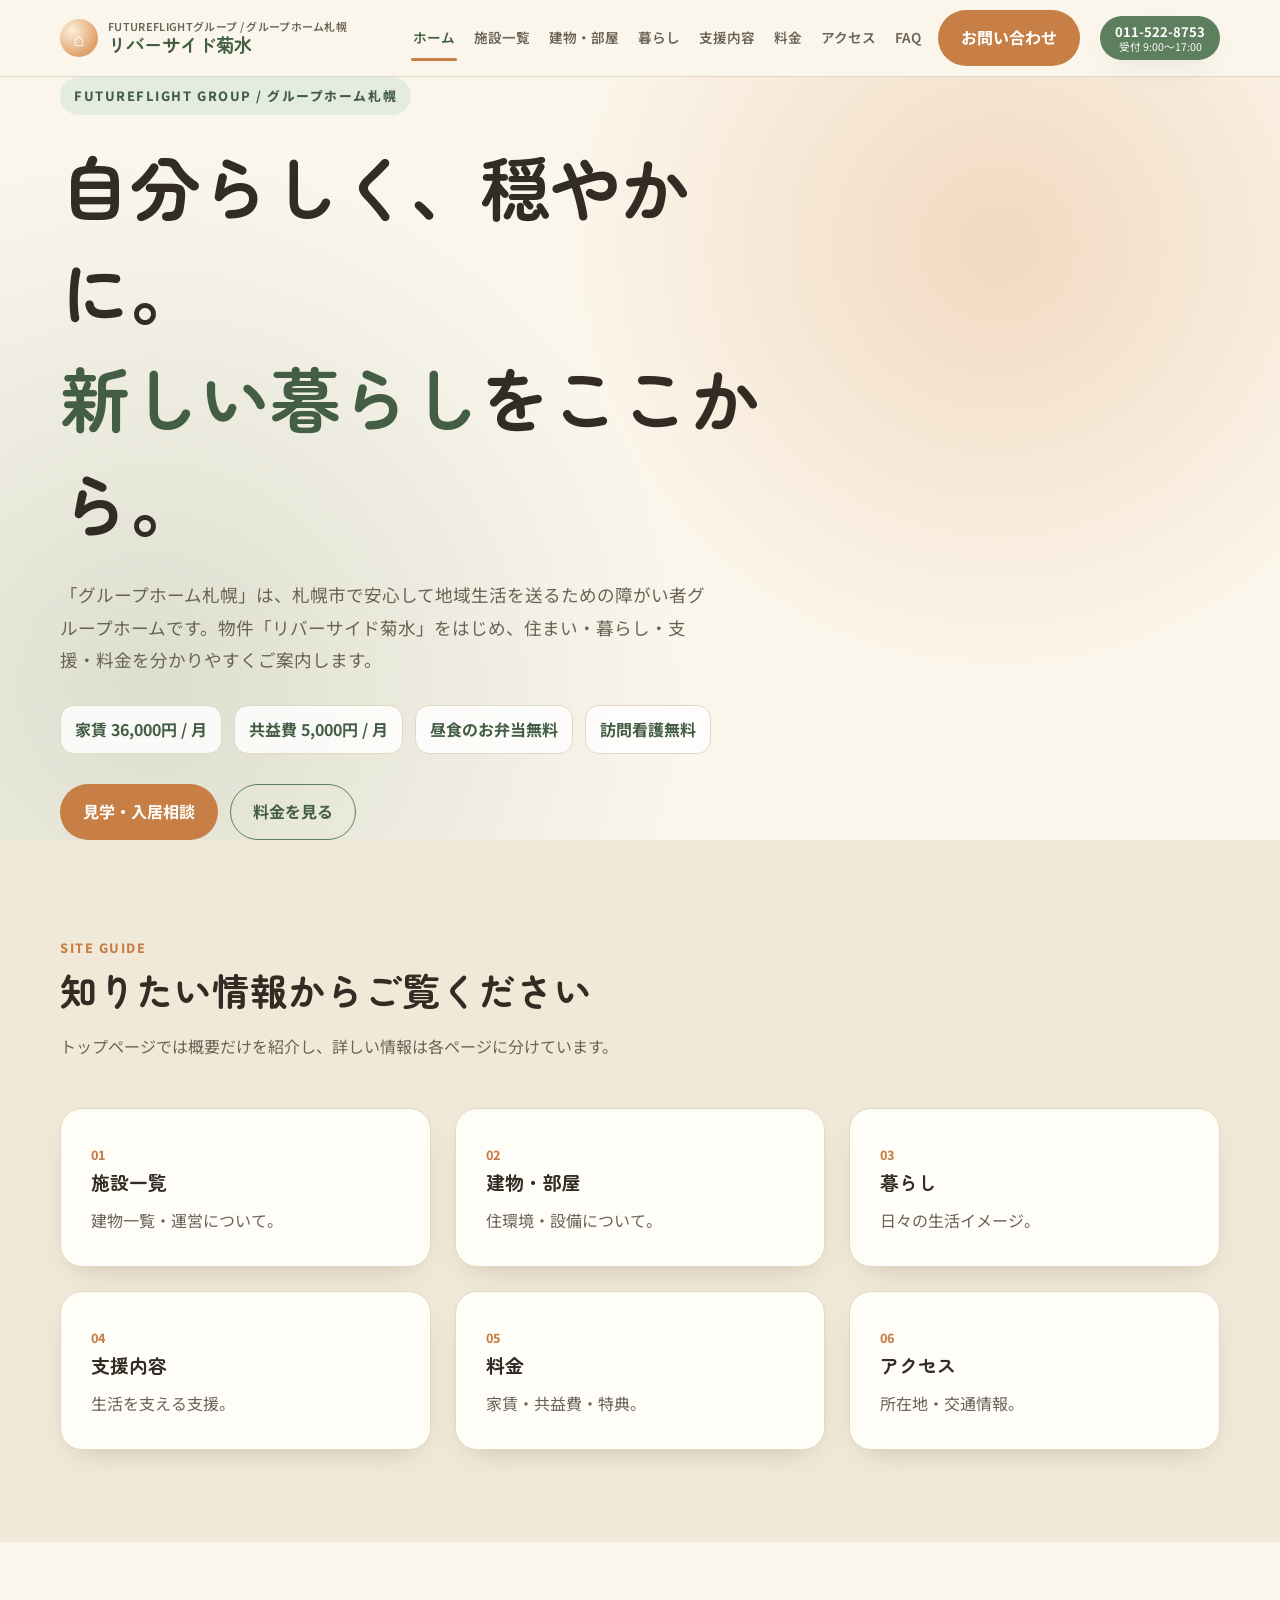
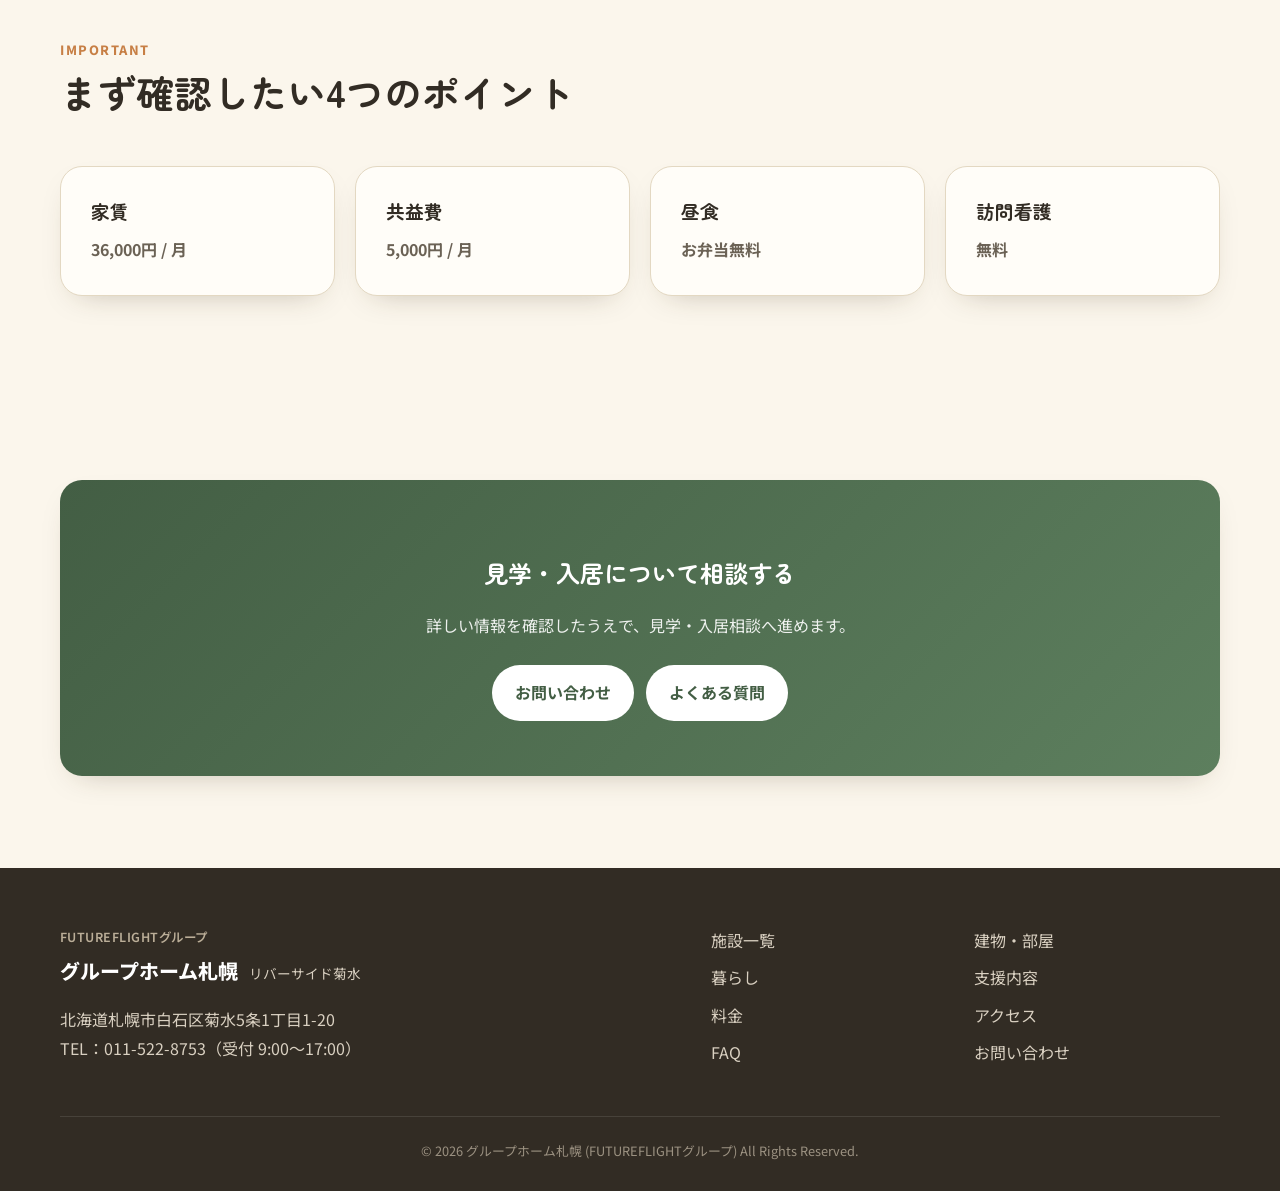
<file: index.html>
<!doctype html><html lang="ja"><head><meta charset="UTF-8"><meta name="viewport" content="width=device-width,initial-scale=1.0">
<title>グループホーム札幌｜札幌市の障がい者グループホーム</title><meta name="description" content="障がい者グループホーム「グループホーム札幌」。白石区の「リバーサイド菊水」をはじめ、安心の住まい・生活支援を提供。家賃36,000円、共益費5,000円、昼食のお弁当無料、訪問看護無料。">
<link rel="preconnect" href="https://fonts.googleapis.com"><link rel="preconnect" href="https://fonts.gstatic.com" crossorigin><link href="https://fonts.googleapis.com/css2?family=Zen+Maru+Gothic:wght@400;500;700;900&family=Noto+Sans+JP:wght@400;500;600;700&display=swap" rel="stylesheet">
<link rel="stylesheet" href="css/style.css"><script src="js/main.js" defer></script></head><body>
<a href="#main" class="skip-link">本文へスキップ</a><!-- Header：全ページ共通ナビゲーション -->
<header class="site-header"><div class="wrap header-row">
<a href="index.html" class="logo"><span class="logo-mark">⌂</span><span class="logo-text"><small class="logo-sub">FUTUREFLIGHTグループ / グループホーム札幌</small><strong class="logo-main">リバーサイド菊水</strong></span></a>
<nav class="main-nav" id="mainNav" aria-label="メインナビゲーション"><a href="index.html" class="nav-link active">ホーム</a><a href="about.html" class="nav-link">施設一覧</a><a href="room.html" class="nav-link">建物・部屋</a><a href="life.html" class="nav-link">暮らし</a><a href="support.html" class="nav-link">支援内容</a><a href="price.html" class="nav-link">料金</a><a href="access.html" class="nav-link">アクセス</a><a href="faq.html" class="nav-link">FAQ</a><a href="contact.html" class="btn btn-primary">お問い合わせ</a></nav>
<div class="header-actions"><a href="tel:0115228753" class="tel-pill"><span>011-522-8753</span><small>受付 9:00〜17:00</small></a><button class="menu-toggle" id="menuToggle" aria-label="メニューを開く" aria-expanded="false"><span></span></button></div>
</div></header><main id="main"><!-- Home Hero：サイト全体の入口。詳細は下層ページへ分けます -->
<section class="home-hero"><div class="wrap"><div class="hero-content reveal"><span class="eyebrow">FUTUREFLIGHT GROUP / グループホーム札幌</span><h1>自分らしく、穏やかに。<br><em>新しい暮らし</em>をここから。</h1><p class="lead">「グループホーム札幌」は、札幌市で安心して地域生活を送るための障がい者グループホームです。物件「リバーサイド菊水」をはじめ、住まい・暮らし・支援・料金を分かりやすくご案内します。</p><div class="hero-price"><span>家賃 36,000円 / 月</span><span>共益費 5,000円 / 月</span><span>昼食のお弁当無料</span><span>訪問看護無料</span></div><div class="cta-buttons" style="justify-content:flex-start;margin-top:30px"><a href="contact.html" class="btn btn-primary">見学・入居相談</a><a href="price.html" class="btn btn-secondary">料金を見る</a></div></div></div></section>
<section class="section section-alt"><div class="wrap"><div class="section-head reveal"><span class="section-tag">SITE GUIDE</span><h2>知りたい情報からご覧ください</h2><p>トップページでは概要だけを紹介し、詳しい情報は各ページに分けています。</p></div><div class="grid-3">
<a class="quick-card reveal" href="about.html"><span class="num">01</span><h3>施設一覧</h3><p>建物一覧・運営について。</p></a><a class="quick-card reveal" href="room.html"><span class="num">02</span><h3>建物・部屋</h3><p>住環境・設備について。</p></a><a class="quick-card reveal" href="life.html"><span class="num">03</span><h3>暮らし</h3><p>日々の生活イメージ。</p></a><a class="quick-card reveal" href="support.html"><span class="num">04</span><h3>支援内容</h3><p>生活を支える支援。</p></a><a class="quick-card reveal" href="price.html"><span class="num">05</span><h3>料金</h3><p>家賃・共益費・特典。</p></a><a class="quick-card reveal" href="access.html"><span class="num">06</span><h3>アクセス</h3><p>所在地・交通情報。</p></a>
</div></div></section>
<section class="section"><div class="wrap"><div class="section-head reveal"><span class="section-tag">IMPORTANT</span><h2>まず確認したい4つのポイント</h2></div><div class="grid-4">
<div class="card reveal"><h3>家賃</h3><p><strong>36,000円 / 月</strong></p></div><div class="card reveal"><h3>共益費</h3><p><strong>5,000円 / 月</strong></p></div><div class="card reveal"><h3>昼食</h3><p><strong>お弁当無料</strong></p></div><div class="card reveal"><h3>訪問看護</h3><p><strong>無料</strong></p></div>
</div></div></section>
<section class="section"><div class="wrap"><div class="cta reveal"><h2>見学・入居について相談する</h2><p>詳しい情報を確認したうえで、見学・入居相談へ進めます。</p><div class="cta-buttons"><a href="contact.html" class="btn btn-white">お問い合わせ</a><a href="faq.html" class="btn btn-white">よくある質問</a></div></div></div></section></main><!-- Footer：全ページ共通 -->
<footer class="site-footer"><div class="wrap"><div class="footer-grid">
<div><div class="footer-group">FUTUREFLIGHTグループ</div><a href="index.html" class="footer-logo">グループホーム札幌 <span class="footer-sub">リバーサイド菊水</span></a><p>北海道札幌市白石区菊水5条1丁目1-20<br>TEL：011-522-8753（受付 9:00〜17:00）</p></div>
<nav aria-label="フッターナビゲーション"><ul class="footer-nav">
<li><a href="about.html">施設一覧</a></li><li><a href="room.html">建物・部屋</a></li><li><a href="life.html">暮らし</a></li><li><a href="support.html">支援内容</a></li><li><a href="price.html">料金</a></li><li><a href="access.html">アクセス</a></li><li><a href="faq.html">FAQ</a></li><li><a href="contact.html">お問い合わせ</a></li>
</ul></nav></div><div class="copyright">&copy; <span data-current-year></span> グループホーム札幌 (FUTUREFLIGHTグループ) All Rights Reserved.</div></div></footer></body></html>
</file>
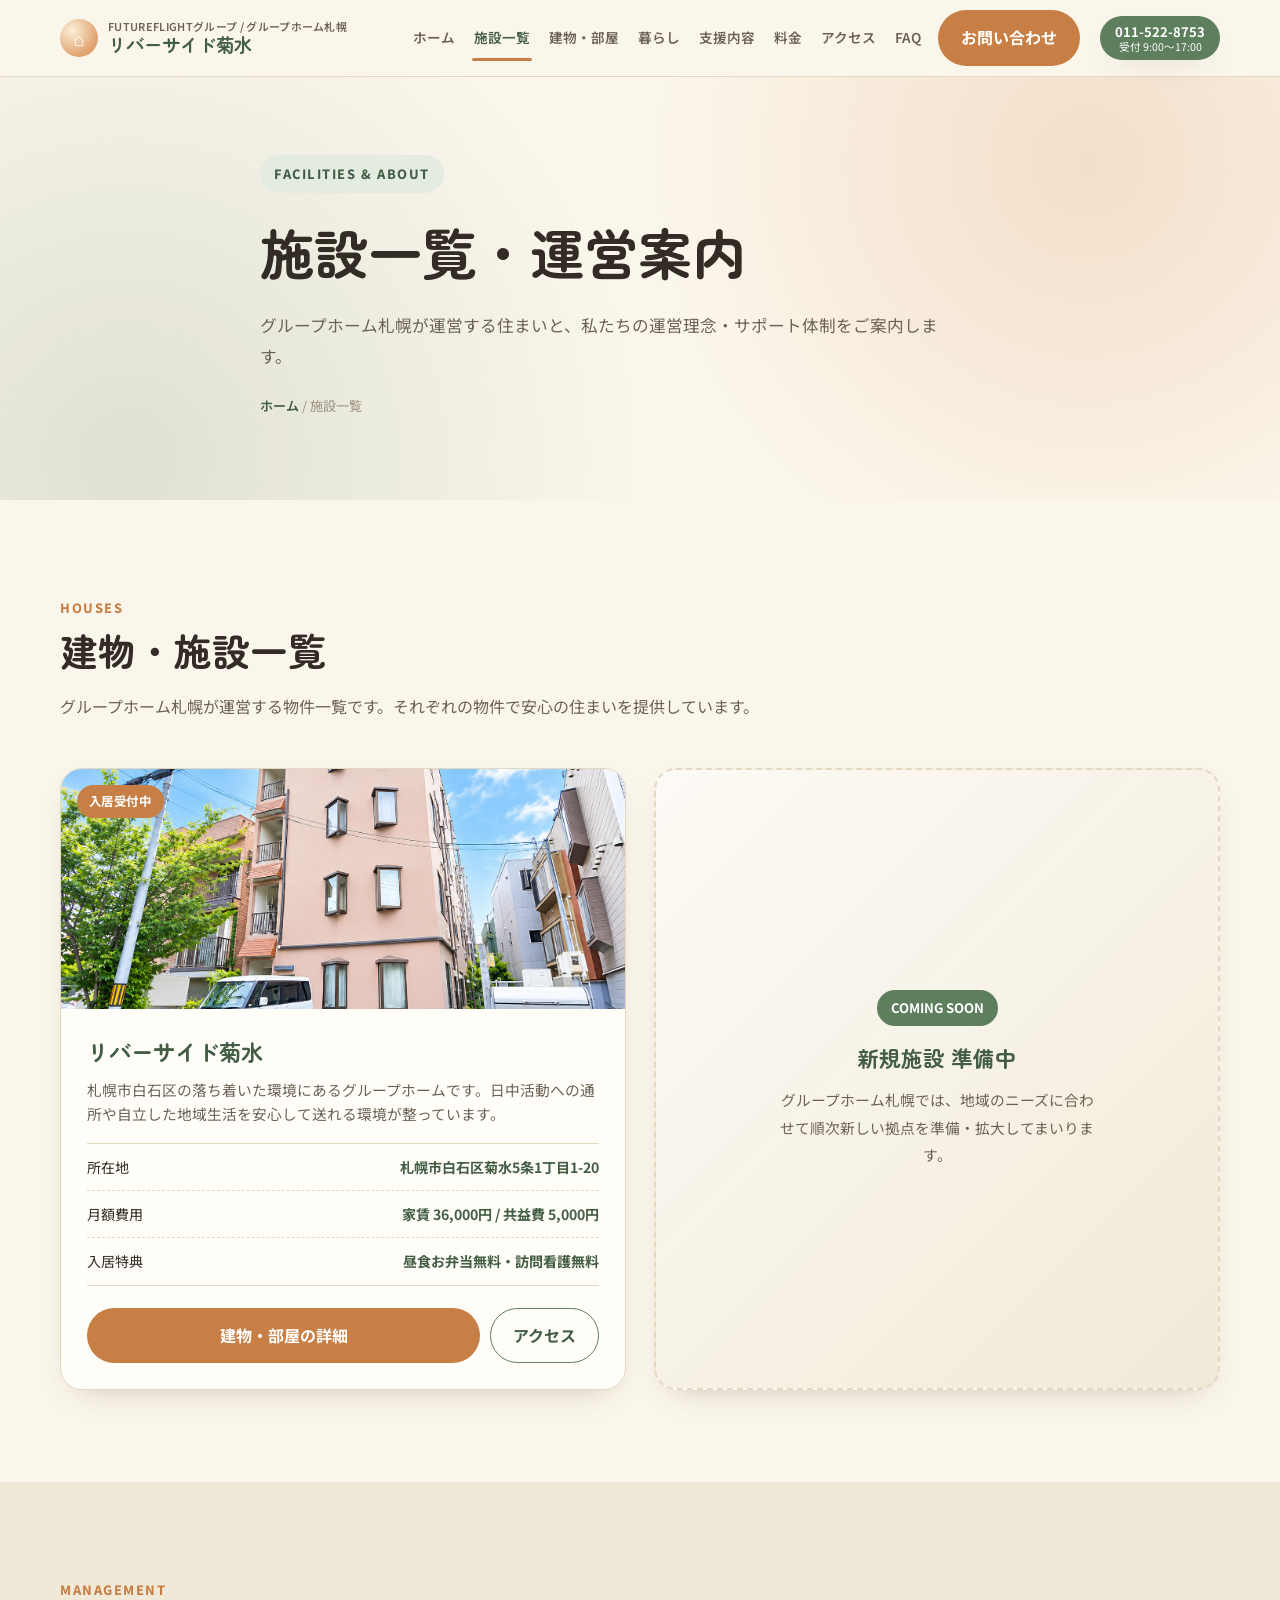
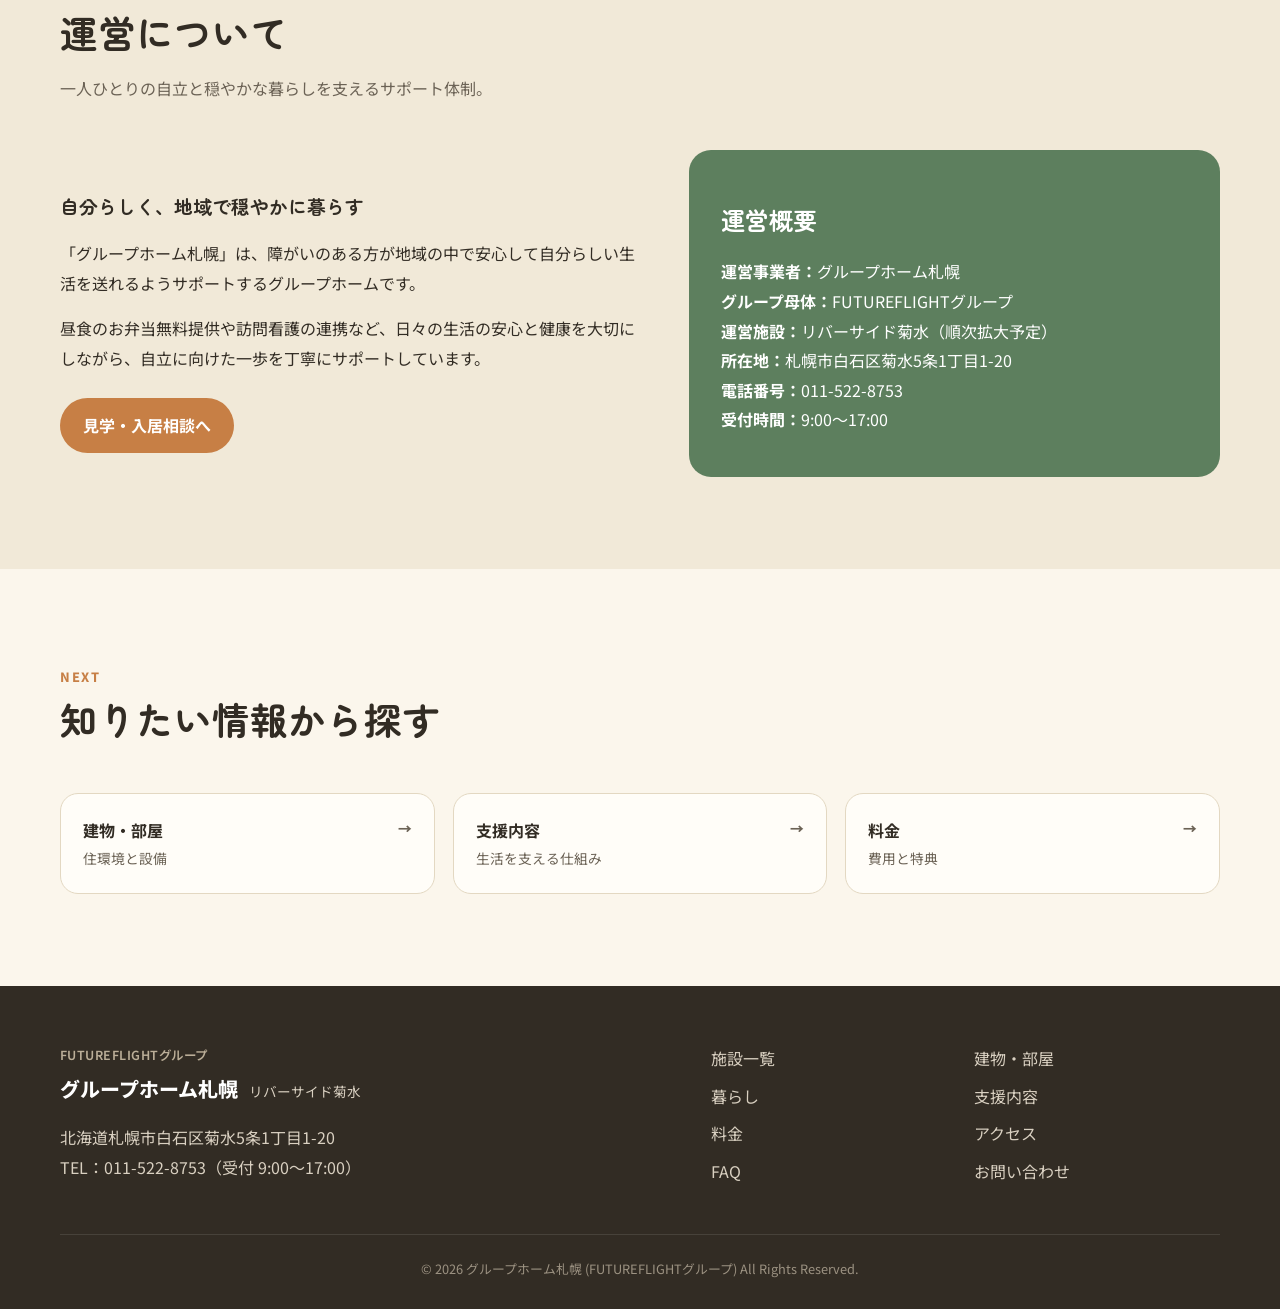
<file: about.html>
<!doctype html><html lang="ja"><head><meta charset="UTF-8"><meta name="viewport" content="width=device-width,initial-scale=1.0">
<title>施設一覧・運営案内｜グループホーム札幌</title><meta name="description" content="グループホーム札幌の施設一覧と運営案内。札幌市白石区の「リバーサイド菊水」をはじめ、障がい者グループホームの住まいとサポート体制をご案内します。">
<link rel="preconnect" href="https://fonts.googleapis.com"><link rel="preconnect" href="https://fonts.gstatic.com" crossorigin><link href="https://fonts.googleapis.com/css2?family=Zen+Maru+Gothic:wght@400;500;700;900&family=Noto+Sans+JP:wght@400;500;600;700&display=swap" rel="stylesheet">
<link rel="stylesheet" href="css/style.css"><script src="js/main.js" defer></script></head><body>
<a href="#main" class="skip-link">本文へスキップ</a><!-- Header：全ページ共通ナビゲーション -->
<header class="site-header"><div class="wrap header-row">
<a href="index.html" class="logo"><span class="logo-mark">⌂</span><span class="logo-text"><small class="logo-sub">FUTUREFLIGHTグループ / グループホーム札幌</small><strong class="logo-main">リバーサイド菊水</strong></span></a>
<nav class="main-nav" id="mainNav" aria-label="メインナビゲーション"><a href="index.html" class="nav-link">ホーム</a><a href="about.html" class="nav-link active">施設一覧</a><a href="room.html" class="nav-link">建物・部屋</a><a href="life.html" class="nav-link">暮らし</a><a href="support.html" class="nav-link">支援内容</a><a href="price.html" class="nav-link">料金</a><a href="access.html" class="nav-link">アクセス</a><a href="faq.html" class="nav-link">FAQ</a><a href="contact.html" class="btn btn-primary">お問い合わせ</a></nav>
<div class="header-actions"><a href="tel:0115228753" class="tel-pill"><span>011-522-8753</span><small>受付 9:00〜17:00</small></a><button class="menu-toggle" id="menuToggle" aria-label="メニューを開く" aria-expanded="false"><span></span></button></div>
</div></header><main id="main"><!-- Page Hero：下層ページの入口 -->
<section class="page-hero"><div class="wrap page-hero-inner"><span class="eyebrow">FACILITIES & ABOUT</span><h1>施設一覧・運営案内</h1><p>グループホーム札幌が運営する住まいと、私たちの運営理念・サポート体制をご案内します。</p><div class="breadcrumb"><a href="index.html">ホーム</a> / 施設一覧</div></div></section>

<!-- 施設・建物一覧セクション -->
<section class="section"><div class="wrap">
<div class="section-head reveal"><span class="section-tag">HOUSES</span><h2>建物・施設一覧</h2><p>グループホーム札幌が運営する物件一覧です。それぞれの物件で安心の住まいを提供しています。</p></div>
<div class="facility-grid">
<!-- 物件1：リバーサイド菊水 -->
<article class="facility-card reveal">
<div class="facility-thumb">
<img src="images/リバーサイド菊水_20260919.png" alt="リバーサイド菊水の外観" loading="lazy">
<span class="facility-badge">入居受付中</span>
</div>
<div class="facility-body">
<h3 class="facility-title"><span>リバーサイド菊水</span></h3>
<p class="facility-desc">札幌市白石区の落ち着いた環境にあるグループホームです。日中活動への通所や自立した地域生活を安心して送れる環境が整っています。</p>
<ul class="facility-specs">
<li><span>所在地</span><strong>札幌市白石区菊水5条1丁目1-20</strong></li>
<li><span>月額費用</span><strong>家賃 36,000円 / 共益費 5,000円</strong></li>
<li><span>入居特典</span><strong>昼食お弁当無料・訪問看護無料</strong></li>
</ul>
<div style="display:flex;gap:10px;flex-wrap:wrap;margin-top:auto">
<a href="room.html" class="btn btn-primary" style="flex:1">建物・部屋の詳細</a>
<a href="access.html" class="btn btn-secondary">アクセス</a>
</div>
</div>
</article>

<!-- 新規施設準備中枠 -->
<article class="facility-card is-coming reveal">
<div>
<span class="coming-badge">COMING SOON</span>
<h3>新規施設 準備中</h3>
<p>グループホーム札幌では、地域のニーズに合わせて順次新しい拠点を準備・拡大してまいります。</p>
</div>
</article>
</div>
</div></section>

<!-- 運営についてセクション -->
<section class="section section-alt"><div class="wrap">
<div class="section-head reveal"><span class="section-tag">MANAGEMENT</span><h2>運営について</h2><p>一人ひとりの自立と穏やかな暮らしを支えるサポート体制。</p></div>
<div class="about-intro">
<div class="reveal">
<h3>自分らしく、地域で穏やかに暮らす</h3>
<p>「グループホーム札幌」は、障がいのある方が地域の中で安心して自分らしい生活を送れるようサポートするグループホームです。</p>
<p>昼食のお弁当無料提供や訪問看護の連携など、日々の生活の安心と健康を大切にしながら、自立に向けた一歩を丁寧にサポートしています。</p>
<div style="margin-top:24px"><a href="contact.html" class="btn btn-primary">見学・入居相談へ</a></div>
</div>
<div class="quote-box reveal">
<h2>運営概要</h2>
<p style="margin:0 0 10px"><strong>運営事業者：</strong>グループホーム札幌<br><strong>グループ母体：</strong>FUTUREFLIGHTグループ<br><strong>運営施設：</strong>リバーサイド菊水（順次拡大予定）<br><strong>所在地：</strong>札幌市白石区菊水5条1丁目1-20<br><strong>電話番号：</strong>011-522-8753<br><strong>受付時間：</strong>9:00〜17:00</p>
</div>
</div>
</div></section>

<section class="section"><div class="wrap"><div class="section-head reveal"><span class="section-tag">NEXT</span><h2>知りたい情報から探す</h2></div><div class="page-links"><a class="page-link-card reveal" href="room.html"><div><strong>建物・部屋</strong><span>住環境と設備</span></div><span class="arrow">→</span></a><a class="page-link-card reveal" href="support.html"><div><strong>支援内容</strong><span>生活を支える仕組み</span></div><span class="arrow">→</span></a><a class="page-link-card reveal" href="price.html"><div><strong>料金</strong><span>費用と特典</span></div><span class="arrow">→</span></a></div></div></section></main><!-- Footer：全ページ共通 -->
<footer class="site-footer"><div class="wrap"><div class="footer-grid">
<div><div class="footer-group">FUTUREFLIGHTグループ</div><a href="index.html" class="footer-logo">グループホーム札幌 <span class="footer-sub">リバーサイド菊水</span></a><p>北海道札幌市白石区菊水5条1丁目1-20<br>TEL：011-522-8753（受付 9:00〜17:00）</p></div>
<nav aria-label="フッターナビゲーション"><ul class="footer-nav">
<li><a href="about.html">施設一覧</a></li><li><a href="room.html">建物・部屋</a></li><li><a href="life.html">暮らし</a></li><li><a href="support.html">支援内容</a></li><li><a href="price.html">料金</a></li><li><a href="access.html">アクセス</a></li><li><a href="faq.html">FAQ</a></li><li><a href="contact.html">お問い合わせ</a></li>
</ul></nav></div><div class="copyright">&copy; <span data-current-year></span> グループホーム札幌 (FUTUREFLIGHTグループ) All Rights Reserved.</div></div></footer></body></html>
</file>
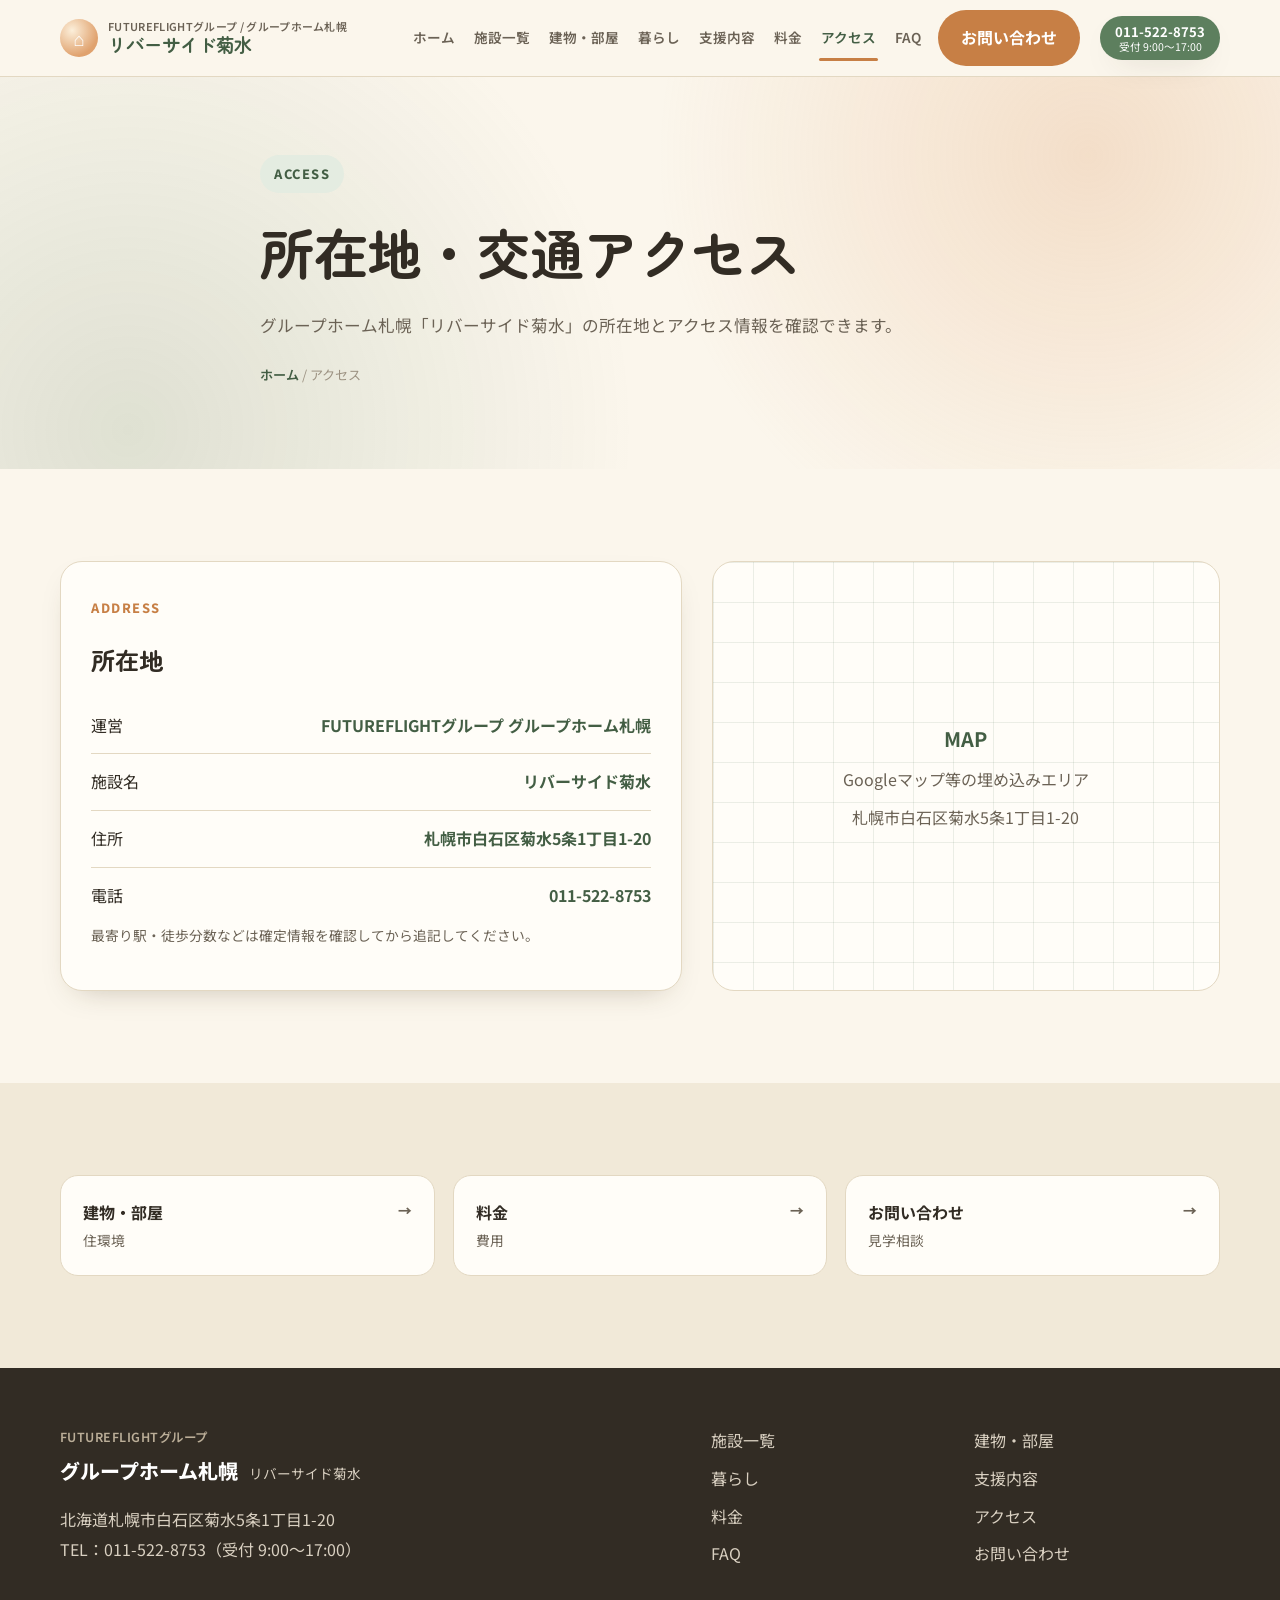
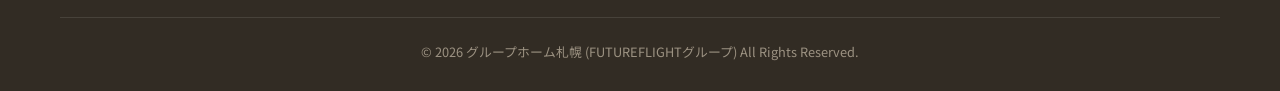
<file: access.html>
<!doctype html><html lang="ja"><head><meta charset="UTF-8"><meta name="viewport" content="width=device-width,initial-scale=1.0">
<title>アクセス｜グループホーム札幌</title><meta name="description" content="障がい者グループホーム「グループホーム札幌」（リバーサイド菊水）の所在地とアクセス情報。">
<link rel="preconnect" href="https://fonts.googleapis.com"><link rel="preconnect" href="https://fonts.gstatic.com" crossorigin><link href="https://fonts.googleapis.com/css2?family=Zen+Maru+Gothic:wght@400;500;700;900&family=Noto+Sans+JP:wght@400;500;600;700&display=swap" rel="stylesheet">
<link rel="stylesheet" href="css/style.css"><script src="js/main.js" defer></script></head><body>
<a href="#main" class="skip-link">本文へスキップ</a><!-- Header：全ページ共通ナビゲーション -->
<header class="site-header"><div class="wrap header-row">
<a href="index.html" class="logo"><span class="logo-mark">⌂</span><span class="logo-text"><small class="logo-sub">FUTUREFLIGHTグループ / グループホーム札幌</small><strong class="logo-main">リバーサイド菊水</strong></span></a>
<nav class="main-nav" id="mainNav" aria-label="メインナビゲーション"><a href="index.html" class="nav-link">ホーム</a><a href="about.html" class="nav-link">施設一覧</a><a href="room.html" class="nav-link">建物・部屋</a><a href="life.html" class="nav-link">暮らし</a><a href="support.html" class="nav-link">支援内容</a><a href="price.html" class="nav-link">料金</a><a href="access.html" class="nav-link active">アクセス</a><a href="faq.html" class="nav-link">FAQ</a><a href="contact.html" class="btn btn-primary">お問い合わせ</a></nav>
<div class="header-actions"><a href="tel:0115228753" class="tel-pill"><span>011-522-8753</span><small>受付 9:00〜17:00</small></a><button class="menu-toggle" id="menuToggle" aria-label="メニューを開く" aria-expanded="false"><span></span></button></div>
</div></header><main id="main"><!-- Page Hero：下層ページの入口 -->
<section class="page-hero"><div class="wrap page-hero-inner"><span class="eyebrow">ACCESS</span><h1>所在地・交通アクセス</h1><p>グループホーム札幌「リバーサイド菊水」の所在地とアクセス情報を確認できます。</p><div class="breadcrumb"><a href="index.html">ホーム</a> / アクセス</div></div></section><section class="section"><div class="wrap"><div class="access-layout"><div class="card reveal"><span class="section-tag">ADDRESS</span><h2>所在地</h2><ul class="spec-list"><li><span>運営</span><strong>FUTUREFLIGHTグループ グループホーム札幌</strong></li><li><span>施設名</span><strong>リバーサイド菊水</strong></li><li><span>住所</span><strong>札幌市白石区菊水5条1丁目1-20</strong></li><li><span>電話</span><strong>011-522-8753</strong></li></ul><p class="note">最寄り駅・徒歩分数などは確定情報を確認してから追記してください。</p></div><div class="map-box reveal"><div><strong>MAP</strong><span>Googleマップ等の埋め込みエリア</span><span>札幌市白石区菊水5条1丁目1-20</span></div></div></div></div></section><section class="section section-alt"><div class="wrap"><div class="page-links"><a class="page-link-card reveal" href="room.html"><div><strong>建物・部屋</strong><span>住環境</span></div><span class="arrow">→</span></a><a class="page-link-card reveal" href="price.html"><div><strong>料金</strong><span>費用</span></div><span class="arrow">→</span></a><a class="page-link-card reveal" href="contact.html"><div><strong>お問い合わせ</strong><span>見学相談</span></div><span class="arrow">→</span></a></div></div></section></main><!-- Footer：全ページ共通 -->
<footer class="site-footer"><div class="wrap"><div class="footer-grid">
<div><div class="footer-group">FUTUREFLIGHTグループ</div><a href="index.html" class="footer-logo">グループホーム札幌 <span class="footer-sub">リバーサイド菊水</span></a><p>北海道札幌市白石区菊水5条1丁目1-20<br>TEL：011-522-8753（受付 9:00〜17:00）</p></div>
<nav aria-label="フッターナビゲーション"><ul class="footer-nav">
<li><a href="about.html">施設一覧</a></li><li><a href="room.html">建物・部屋</a></li><li><a href="life.html">暮らし</a></li><li><a href="support.html">支援内容</a></li><li><a href="price.html">料金</a></li><li><a href="access.html">アクセス</a></li><li><a href="faq.html">FAQ</a></li><li><a href="contact.html">お問い合わせ</a></li>
</ul></nav></div><div class="copyright">&copy; <span data-current-year></span> グループホーム札幌 (FUTUREFLIGHTグループ) All Rights Reserved.</div></div></footer></body></html>
</file>
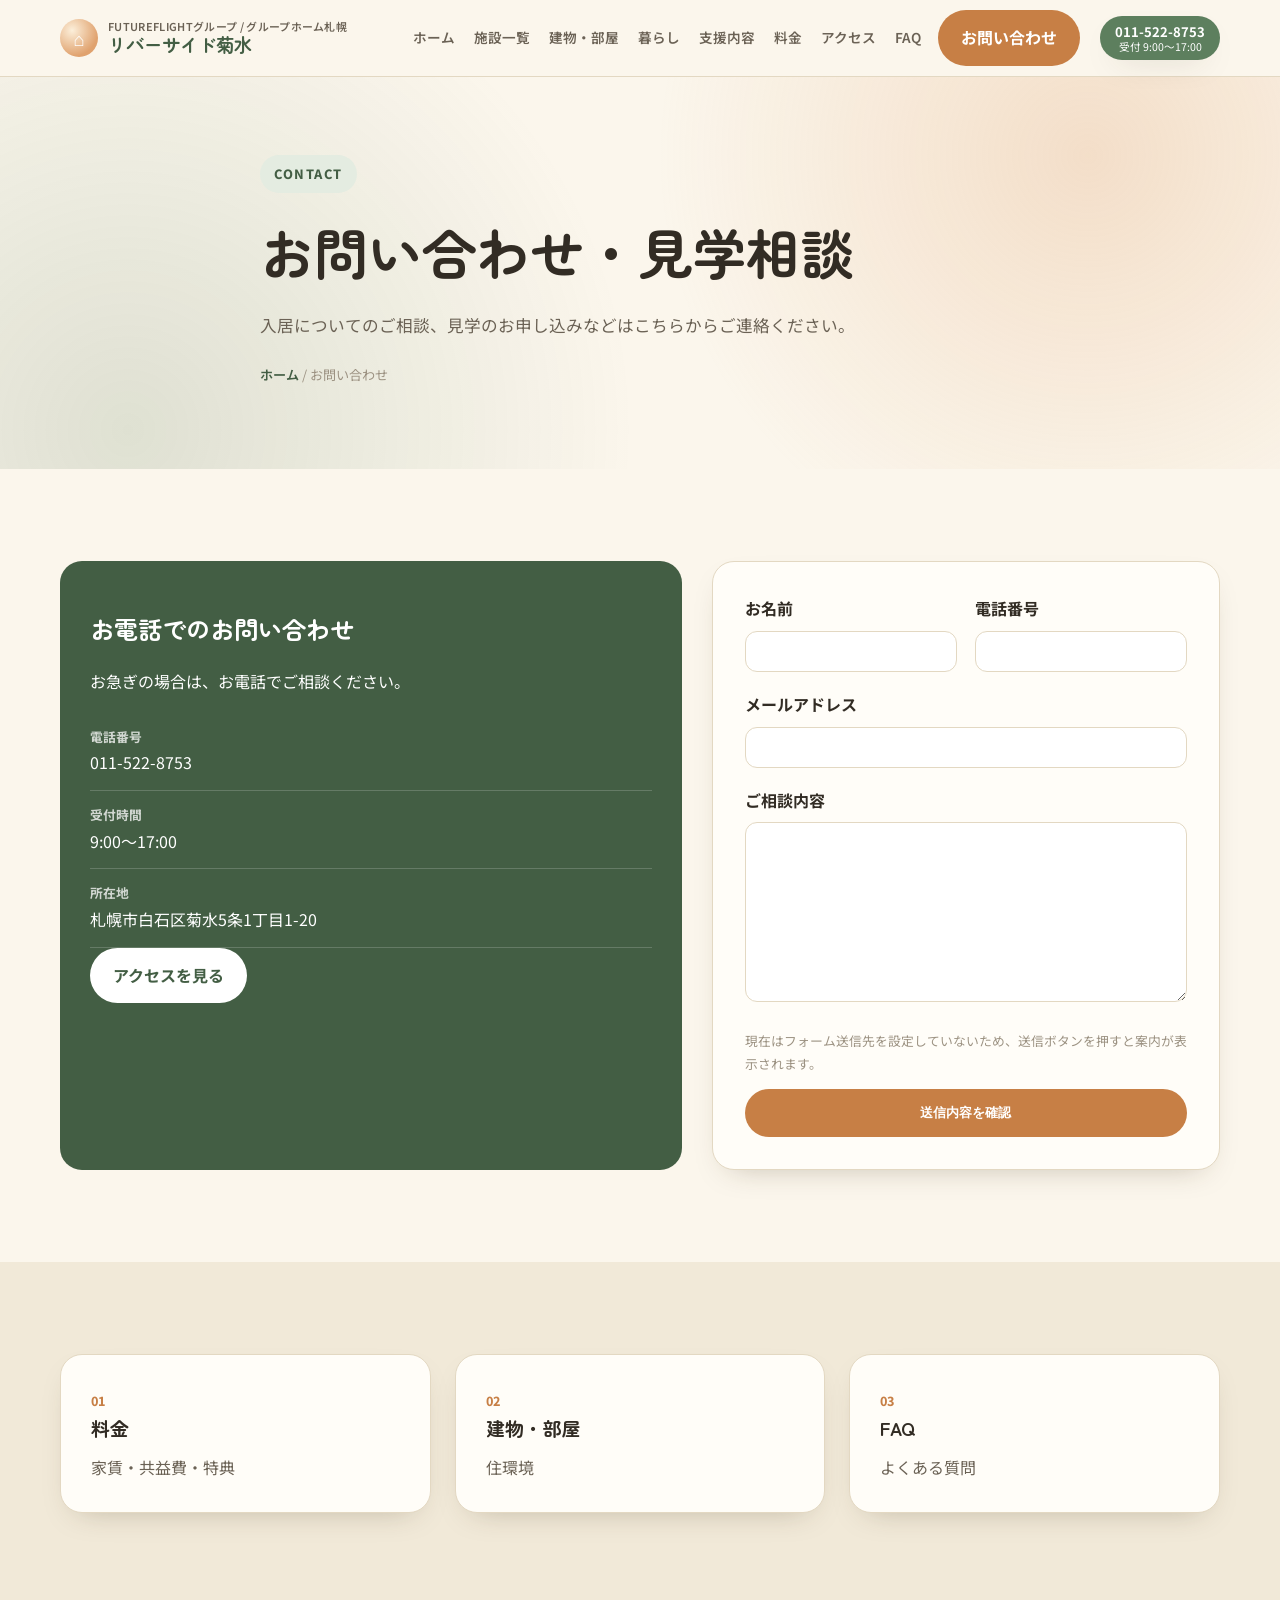
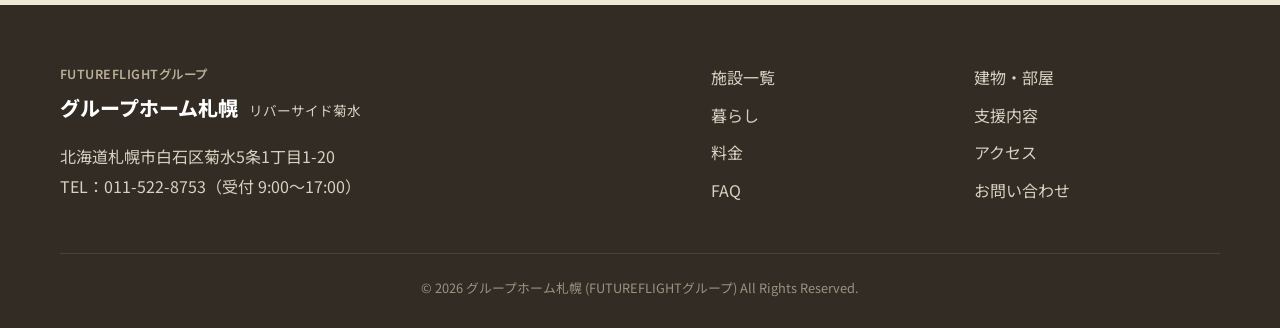
<file: contact.html>
<!doctype html><html lang="ja"><head><meta charset="UTF-8"><meta name="viewport" content="width=device-width,initial-scale=1.0">
<title>お問い合わせ｜グループホーム札幌</title><meta name="description" content="障がい者グループホーム「グループホーム札幌」（リバーサイド菊水）の見学・入居相談窓口。お電話またはフォームよりお気軽にご相談ください。">
<link rel="preconnect" href="https://fonts.googleapis.com"><link rel="preconnect" href="https://fonts.gstatic.com" crossorigin><link href="https://fonts.googleapis.com/css2?family=Zen+Maru+Gothic:wght@400;500;700;900&family=Noto+Sans+JP:wght@400;500;600;700&display=swap" rel="stylesheet">
<link rel="stylesheet" href="css/style.css"><script src="js/main.js" defer></script></head><body>
<a href="#main" class="skip-link">本文へスキップ</a><!-- Header：全ページ共通ナビゲーション -->
<header class="site-header"><div class="wrap header-row">
<a href="index.html" class="logo"><span class="logo-mark">⌂</span><span class="logo-text"><small class="logo-sub">FUTUREFLIGHTグループ / グループホーム札幌</small><strong class="logo-main">リバーサイド菊水</strong></span></a>
<nav class="main-nav" id="mainNav" aria-label="メインナビゲーション"><a href="index.html" class="nav-link">ホーム</a><a href="about.html" class="nav-link">施設一覧</a><a href="room.html" class="nav-link">建物・部屋</a><a href="life.html" class="nav-link">暮らし</a><a href="support.html" class="nav-link">支援内容</a><a href="price.html" class="nav-link">料金</a><a href="access.html" class="nav-link">アクセス</a><a href="faq.html" class="nav-link">FAQ</a><a href="contact.html" class="btn btn-primary">お問い合わせ</a></nav>
<div class="header-actions"><a href="tel:0115228753" class="tel-pill"><span>011-522-8753</span><small>受付 9:00〜17:00</small></a><button class="menu-toggle" id="menuToggle" aria-label="メニューを開く" aria-expanded="false"><span></span></button></div>
</div></header><main id="main"><!-- Page Hero：下層ページの入口 -->
<section class="page-hero"><div class="wrap page-hero-inner"><span class="eyebrow">CONTACT</span><h1>お問い合わせ・見学相談</h1><p>入居についてのご相談、見学のお申し込みなどはこちらからご連絡ください。</p><div class="breadcrumb"><a href="index.html">ホーム</a> / お問い合わせ</div></div></section><section class="section"><div class="wrap"><div class="contact-grid"><aside class="contact-panel reveal"><h2>お電話でのお問い合わせ</h2><p>お急ぎの場合は、お電話でご相談ください。</p><div class="contact-detail"><strong>電話番号</strong><a href="tel:0115228753">011-522-8753</a></div><div class="contact-detail"><strong>受付時間</strong>9:00〜17:00</div><div class="contact-detail"><strong>所在地</strong>札幌市白石区菊水5条1丁目1-20</div><a href="access.html" class="btn btn-white">アクセスを見る</a></aside><form class="contact-form reveal" id="contactForm"><div class="form-row"><div class="form-group"><label for="name">お名前</label><input id="name" name="name" required></div><div class="form-group"><label for="tel">電話番号</label><input id="tel" name="tel" type="tel"></div></div><div class="form-group"><label for="email">メールアドレス</label><input id="email" name="email" type="email"></div><div class="form-group"><label for="message">ご相談内容</label><textarea id="message" name="message" required></textarea></div><p class="form-note">現在はフォーム送信先を設定していないため、送信ボタンを押すと案内が表示されます。</p><button class="btn btn-primary btn-block" type="submit">送信内容を確認</button><p id="formResult" class="notice" hidden></p></form></div></div></section><section class="section section-alt"><div class="wrap"><div class="grid-3"><a class="quick-card reveal" href="price.html"><span class="num">01</span><h3>料金</h3><p>家賃・共益費・特典</p></a><a class="quick-card reveal" href="room.html"><span class="num">02</span><h3>建物・部屋</h3><p>住環境</p></a><a class="quick-card reveal" href="faq.html"><span class="num">03</span><h3>FAQ</h3><p>よくある質問</p></a></div></div></section></main><!-- Footer：全ページ共通 -->
<footer class="site-footer"><div class="wrap"><div class="footer-grid">
<div><div class="footer-group">FUTUREFLIGHTグループ</div><a href="index.html" class="footer-logo">グループホーム札幌 <span class="footer-sub">リバーサイド菊水</span></a><p>北海道札幌市白石区菊水5条1丁目1-20<br>TEL：011-522-8753（受付 9:00〜17:00）</p></div>
<nav aria-label="フッターナビゲーション"><ul class="footer-nav">
<li><a href="about.html">施設一覧</a></li><li><a href="room.html">建物・部屋</a></li><li><a href="life.html">暮らし</a></li><li><a href="support.html">支援内容</a></li><li><a href="price.html">料金</a></li><li><a href="access.html">アクセス</a></li><li><a href="faq.html">FAQ</a></li><li><a href="contact.html">お問い合わせ</a></li>
</ul></nav></div><div class="copyright">&copy; <span data-current-year></span> グループホーム札幌 (FUTUREFLIGHTグループ) All Rights Reserved.</div></div></footer></body></html>
</file>
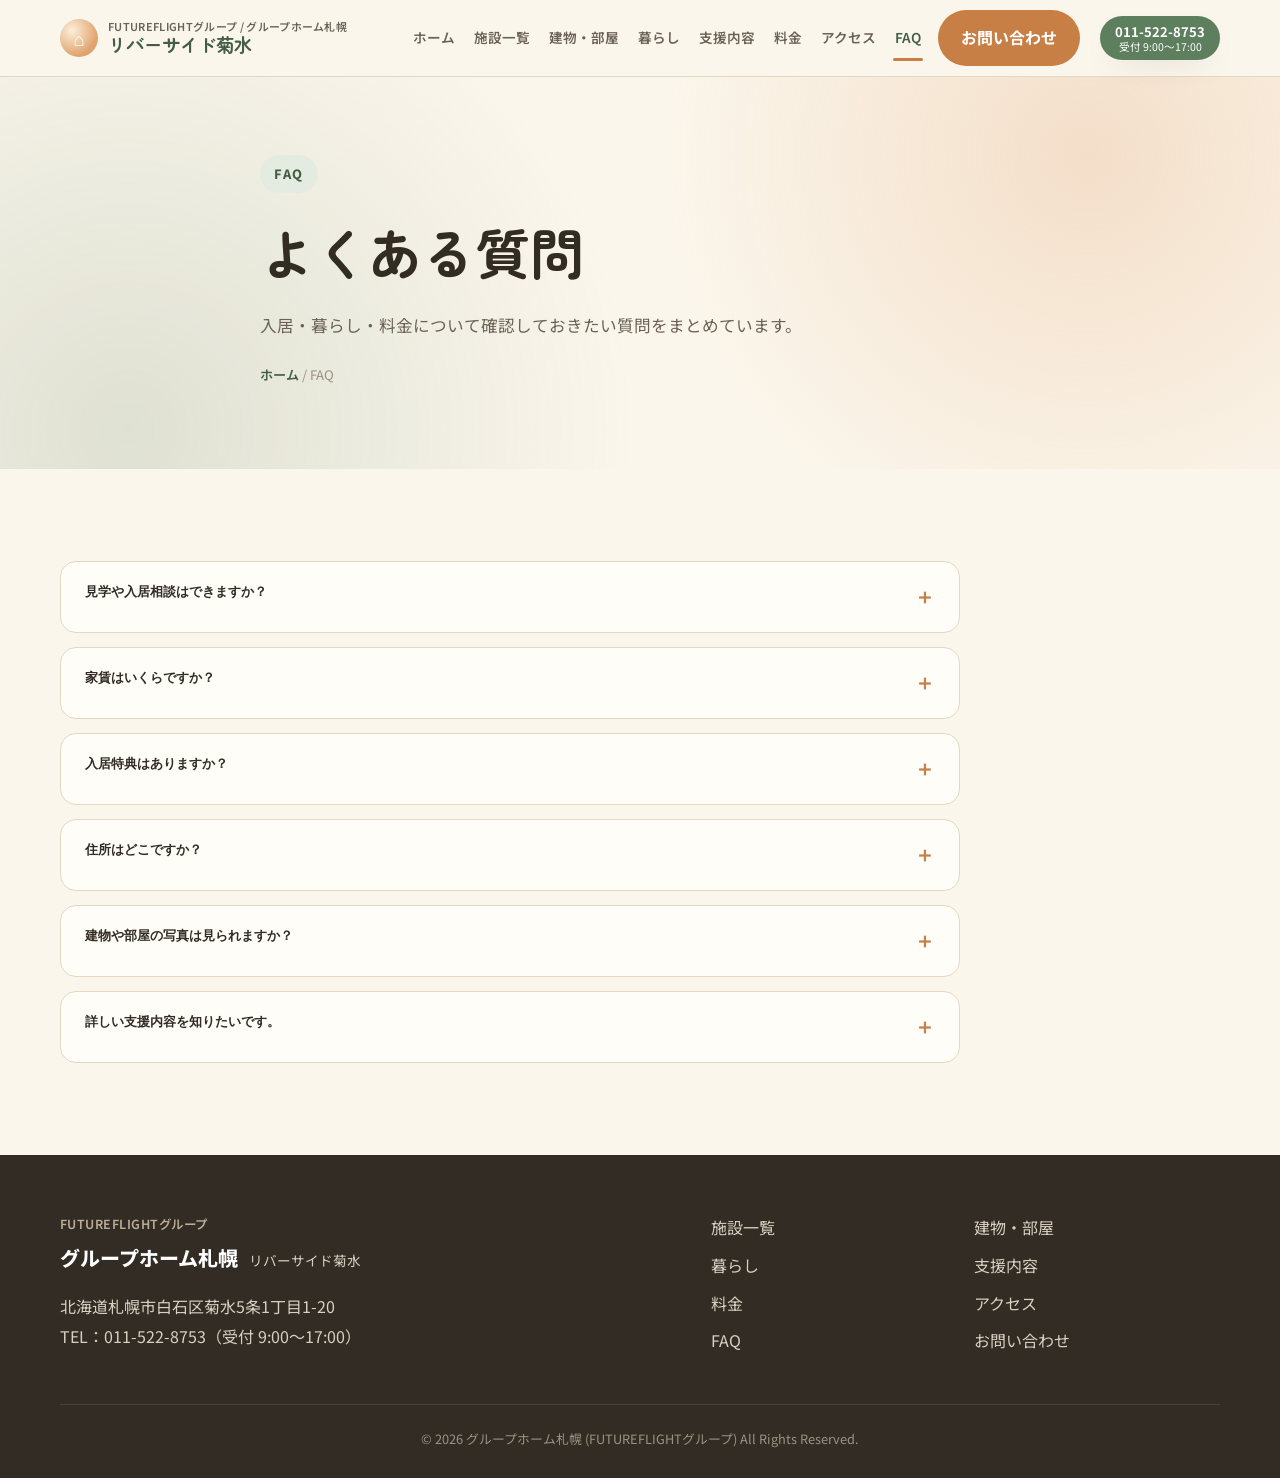
<file: faq.html>
<!doctype html><html lang="ja"><head><meta charset="UTF-8"><meta name="viewport" content="width=device-width,initial-scale=1.0">
<title>よくある質問｜グループホーム札幌</title><meta name="description" content="障がい者グループホーム「グループホーム札幌」のよくある質問。入居相談、料金、暮らし、支援体制についてのFAQをまとめています。">
<link rel="preconnect" href="https://fonts.googleapis.com"><link rel="preconnect" href="https://fonts.gstatic.com" crossorigin><link href="https://fonts.googleapis.com/css2?family=Zen+Maru+Gothic:wght@400;500;700;900&family=Noto+Sans+JP:wght@400;500;600;700&display=swap" rel="stylesheet">
<link rel="stylesheet" href="css/style.css"><script src="js/main.js" defer></script></head><body>
<a href="#main" class="skip-link">本文へスキップ</a><!-- Header：全ページ共通ナビゲーション -->
<header class="site-header"><div class="wrap header-row">
<a href="index.html" class="logo"><span class="logo-mark">⌂</span><span class="logo-text"><small class="logo-sub">FUTUREFLIGHTグループ / グループホーム札幌</small><strong class="logo-main">リバーサイド菊水</strong></span></a>
<nav class="main-nav" id="mainNav" aria-label="メインナビゲーション"><a href="index.html" class="nav-link">ホーム</a><a href="about.html" class="nav-link">施設一覧</a><a href="room.html" class="nav-link">建物・部屋</a><a href="life.html" class="nav-link">暮らし</a><a href="support.html" class="nav-link">支援内容</a><a href="price.html" class="nav-link">料金</a><a href="access.html" class="nav-link">アクセス</a><a href="faq.html" class="nav-link active">FAQ</a><a href="contact.html" class="btn btn-primary">お問い合わせ</a></nav>
<div class="header-actions"><a href="tel:0115228753" class="tel-pill"><span>011-522-8753</span><small>受付 9:00〜17:00</small></a><button class="menu-toggle" id="menuToggle" aria-label="メニューを開く" aria-expanded="false"><span></span></button></div>
</div></header><main id="main"><!-- Page Hero：下層ページの入口 -->
<section class="page-hero"><div class="wrap page-hero-inner"><span class="eyebrow">FAQ</span><h1>よくある質問</h1><p>入居・暮らし・料金について確認しておきたい質問をまとめています。</p><div class="breadcrumb"><a href="index.html">ホーム</a> / FAQ</div></div></section><section class="section"><div class="wrap"><div class="faq-list">
<div class="faq-item reveal"><button class="faq-question" type="button" aria-expanded="false">見学や入居相談はできますか？</button><div class="faq-answer"><p>はい。<a href="contact.html">お問い合わせページ</a>からご連絡ください。</p></div></div>
<div class="faq-item reveal"><button class="faq-question" type="button" aria-expanded="false">家賃はいくらですか？</button><div class="faq-answer"><p>家賃は36,000円 / 月、共益費は5,000円 / 月です。<a href="price.html">料金ページ</a>をご確認ください。</p></div></div>
<div class="faq-item reveal"><button class="faq-question" type="button" aria-expanded="false">入居特典はありますか？</button><div class="faq-answer"><p>昼食のお弁当無料、訪問看護無料です。</p></div></div>
<div class="faq-item reveal"><button class="faq-question" type="button" aria-expanded="false">住所はどこですか？</button><div class="faq-answer"><p>札幌市白石区菊水5条1丁目1-20です。<a href="access.html">アクセスページ</a>をご確認ください。</p></div></div>
<div class="faq-item reveal"><button class="faq-question" type="button" aria-expanded="false">建物や部屋の写真は見られますか？</button><div class="faq-answer"><p><a href="room.html">建物・部屋ページ</a>に写真を追加できる構成です。</p></div></div>
<div class="faq-item reveal"><button class="faq-question" type="button" aria-expanded="false">詳しい支援内容を知りたいです。</button><div class="faq-answer"><p><a href="support.html">支援内容ページ</a>をご確認ください。</p></div></div>
</div></div></section></main><!-- Footer：全ページ共通 -->
<footer class="site-footer"><div class="wrap"><div class="footer-grid">
<div><div class="footer-group">FUTUREFLIGHTグループ</div><a href="index.html" class="footer-logo">グループホーム札幌 <span class="footer-sub">リバーサイド菊水</span></a><p>北海道札幌市白石区菊水5条1丁目1-20<br>TEL：011-522-8753（受付 9:00〜17:00）</p></div>
<nav aria-label="フッターナビゲーション"><ul class="footer-nav">
<li><a href="about.html">施設一覧</a></li><li><a href="room.html">建物・部屋</a></li><li><a href="life.html">暮らし</a></li><li><a href="support.html">支援内容</a></li><li><a href="price.html">料金</a></li><li><a href="access.html">アクセス</a></li><li><a href="faq.html">FAQ</a></li><li><a href="contact.html">お問い合わせ</a></li>
</ul></nav></div><div class="copyright">&copy; <span data-current-year></span> グループホーム札幌 (FUTUREFLIGHTグループ) All Rights Reserved.</div></div></footer></body></html>
</file>
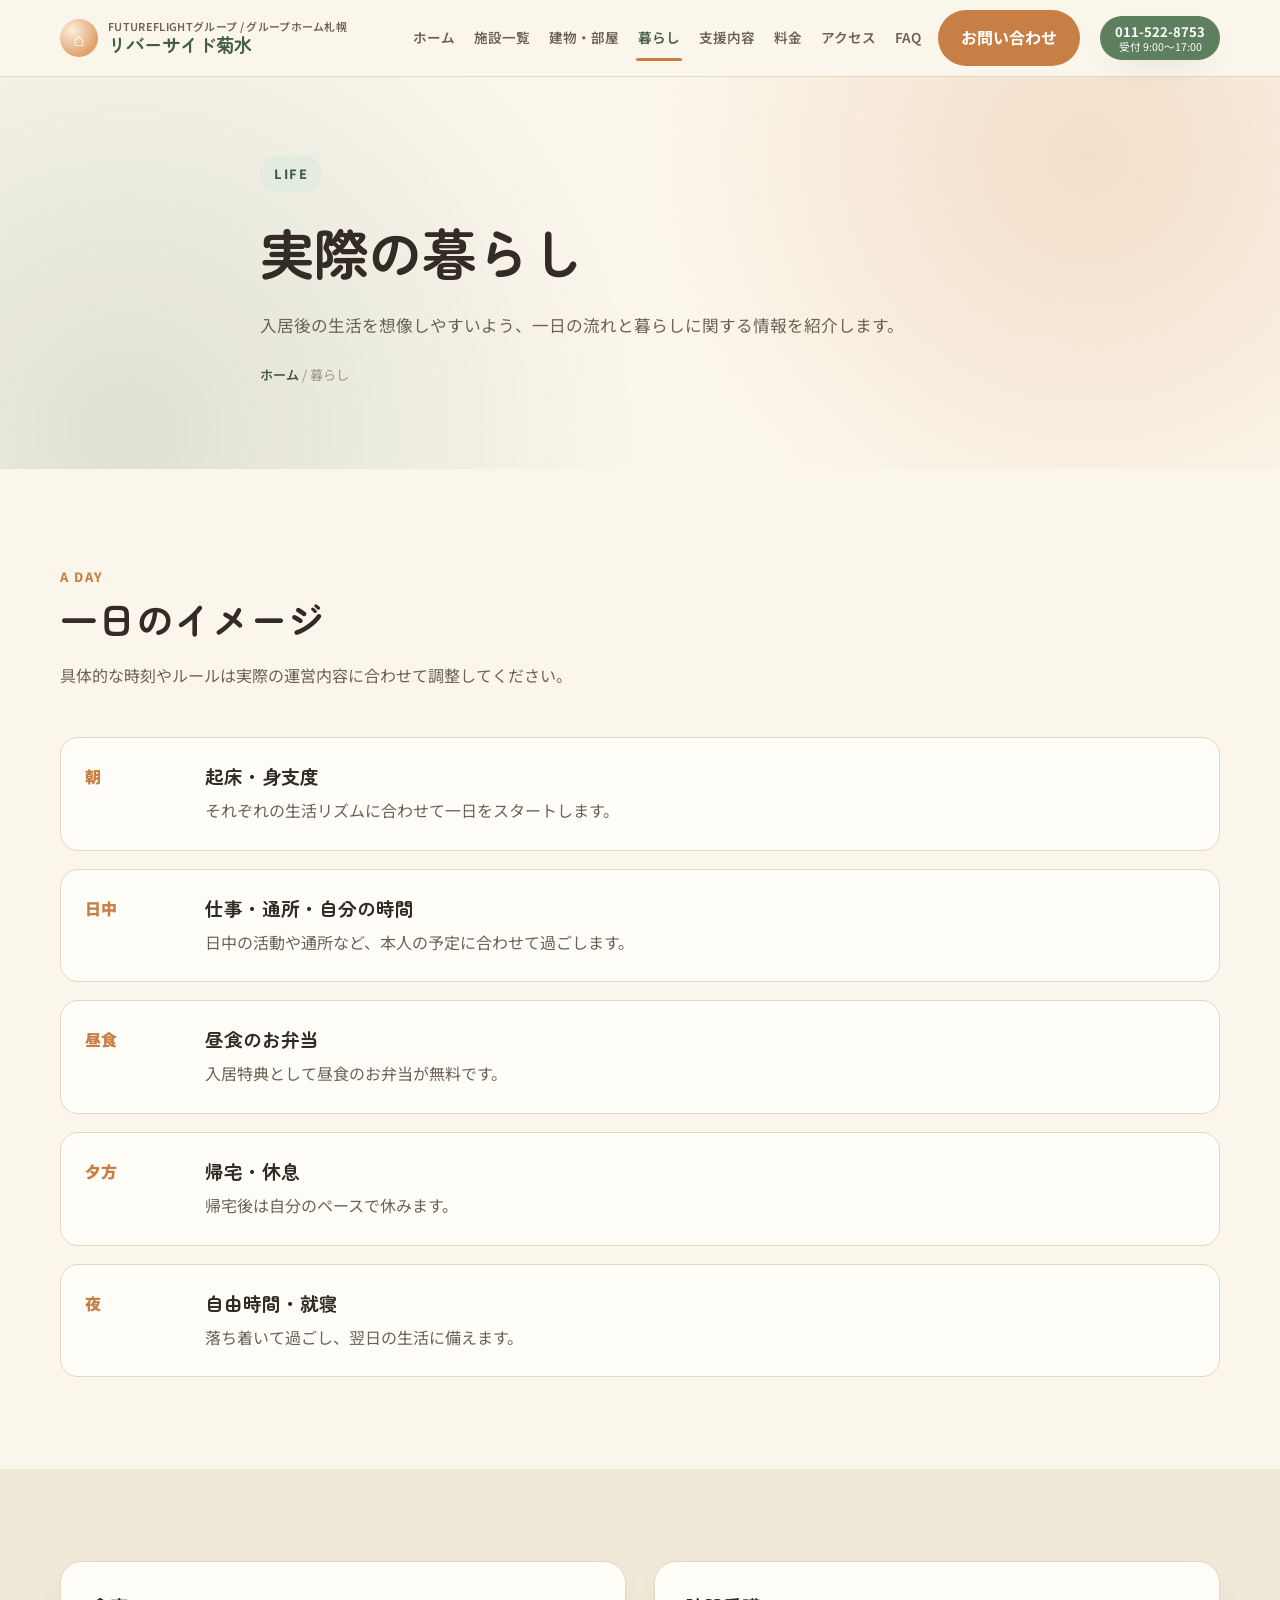
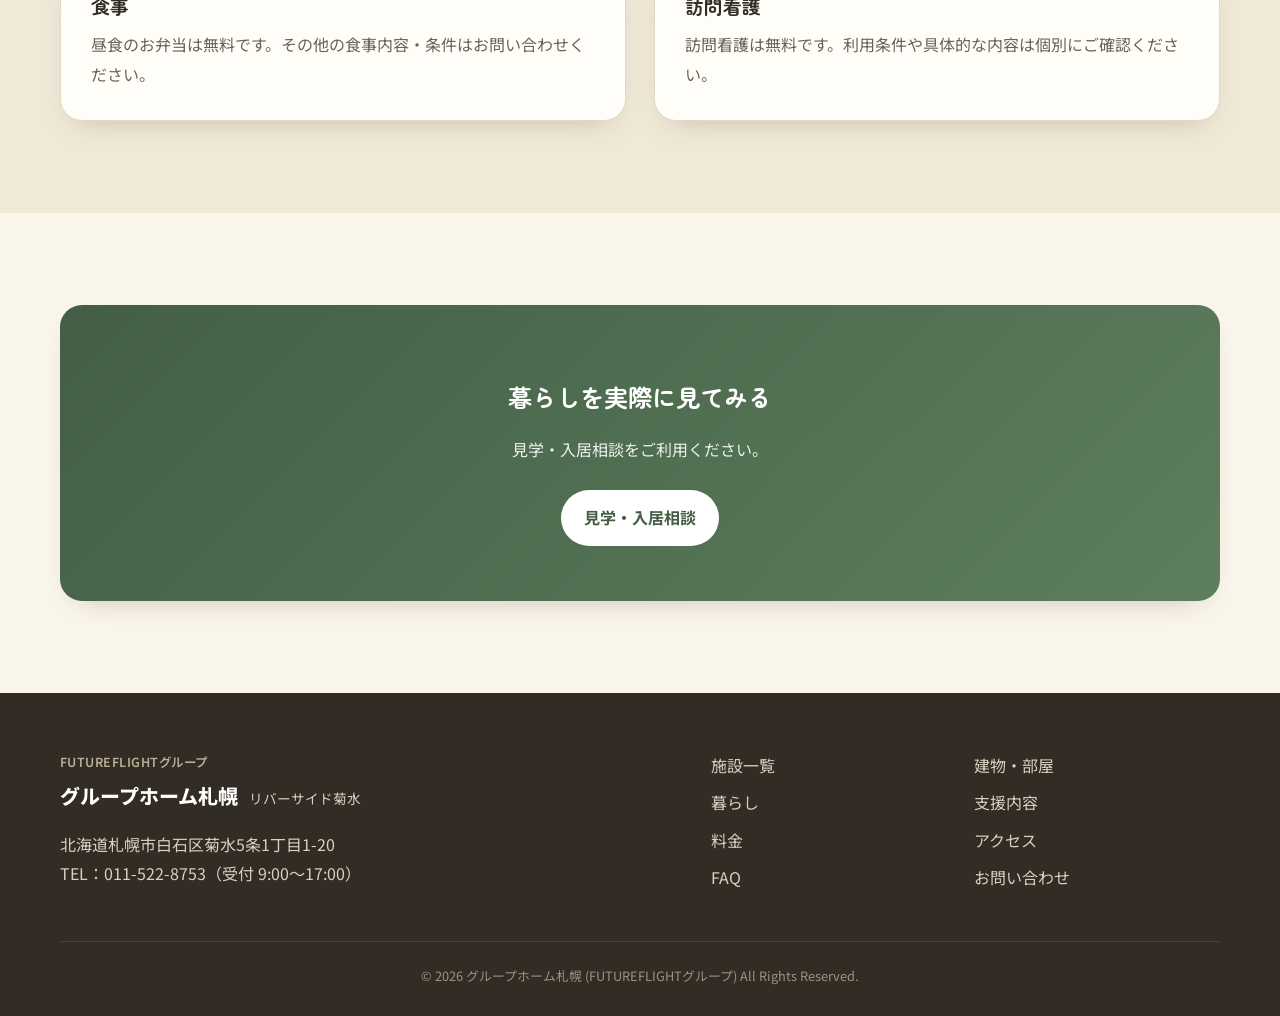
<file: life.html>
<!doctype html><html lang="ja"><head><meta charset="UTF-8"><meta name="viewport" content="width=device-width,initial-scale=1.0">
<title>暮らし｜グループホーム札幌</title><meta name="description" content="障がい者グループホーム「グループホーム札幌」（リバーサイド菊水）での暮らし、一日の過ごし方について。">
<link rel="preconnect" href="https://fonts.googleapis.com"><link rel="preconnect" href="https://fonts.gstatic.com" crossorigin><link href="https://fonts.googleapis.com/css2?family=Zen+Maru+Gothic:wght@400;500;700;900&family=Noto+Sans+JP:wght@400;500;600;700&display=swap" rel="stylesheet">
<link rel="stylesheet" href="css/style.css"><script src="js/main.js" defer></script></head><body>
<a href="#main" class="skip-link">本文へスキップ</a><!-- Header：全ページ共通ナビゲーション -->
<header class="site-header"><div class="wrap header-row">
<a href="index.html" class="logo"><span class="logo-mark">⌂</span><span class="logo-text"><small class="logo-sub">FUTUREFLIGHTグループ / グループホーム札幌</small><strong class="logo-main">リバーサイド菊水</strong></span></a>
<nav class="main-nav" id="mainNav" aria-label="メインナビゲーション"><a href="index.html" class="nav-link">ホーム</a><a href="about.html" class="nav-link">施設一覧</a><a href="room.html" class="nav-link">建物・部屋</a><a href="life.html" class="nav-link active">暮らし</a><a href="support.html" class="nav-link">支援内容</a><a href="price.html" class="nav-link">料金</a><a href="access.html" class="nav-link">アクセス</a><a href="faq.html" class="nav-link">FAQ</a><a href="contact.html" class="btn btn-primary">お問い合わせ</a></nav>
<div class="header-actions"><a href="tel:0115228753" class="tel-pill"><span>011-522-8753</span><small>受付 9:00〜17:00</small></a><button class="menu-toggle" id="menuToggle" aria-label="メニューを開く" aria-expanded="false"><span></span></button></div>
</div></header><main id="main"><!-- Page Hero：下層ページの入口 -->
<section class="page-hero"><div class="wrap page-hero-inner"><span class="eyebrow">LIFE</span><h1>実際の暮らし</h1><p>入居後の生活を想像しやすいよう、一日の流れと暮らしに関する情報を紹介します。</p><div class="breadcrumb"><a href="index.html">ホーム</a> / 暮らし</div></div></section><section class="section"><div class="wrap"><div class="section-head reveal"><span class="section-tag">A DAY</span><h2>一日のイメージ</h2><p>具体的な時刻やルールは実際の運営内容に合わせて調整してください。</p></div><div class="life-timeline">
<div class="life-step reveal"><div class="life-time">朝</div><div><h3>起床・身支度</h3><p>それぞれの生活リズムに合わせて一日をスタートします。</p></div></div>
<div class="life-step reveal"><div class="life-time">日中</div><div><h3>仕事・通所・自分の時間</h3><p>日中の活動や通所など、本人の予定に合わせて過ごします。</p></div></div>
<div class="life-step reveal"><div class="life-time">昼食</div><div><h3>昼食のお弁当</h3><p>入居特典として昼食のお弁当が無料です。</p></div></div>
<div class="life-step reveal"><div class="life-time">夕方</div><div><h3>帰宅・休息</h3><p>帰宅後は自分のペースで休みます。</p></div></div>
<div class="life-step reveal"><div class="life-time">夜</div><div><h3>自由時間・就寝</h3><p>落ち着いて過ごし、翌日の生活に備えます。</p></div></div>
</div></div></section><section class="section section-alt"><div class="wrap"><div class="grid-2"><div class="card reveal"><h3>食事</h3><p>昼食のお弁当は無料です。その他の食事内容・条件はお問い合わせください。</p></div><div class="card reveal"><h3>訪問看護</h3><p>訪問看護は無料です。利用条件や具体的な内容は個別にご確認ください。</p></div></div></div></section><section class="section"><div class="wrap"><div class="cta reveal"><h2>暮らしを実際に見てみる</h2><p>見学・入居相談をご利用ください。</p><a href="contact.html" class="btn btn-white">見学・入居相談</a></div></div></section></main><!-- Footer：全ページ共通 -->
<footer class="site-footer"><div class="wrap"><div class="footer-grid">
<div><div class="footer-group">FUTUREFLIGHTグループ</div><a href="index.html" class="footer-logo">グループホーム札幌 <span class="footer-sub">リバーサイド菊水</span></a><p>北海道札幌市白石区菊水5条1丁目1-20<br>TEL：011-522-8753（受付 9:00〜17:00）</p></div>
<nav aria-label="フッターナビゲーション"><ul class="footer-nav">
<li><a href="about.html">施設一覧</a></li><li><a href="room.html">建物・部屋</a></li><li><a href="life.html">暮らし</a></li><li><a href="support.html">支援内容</a></li><li><a href="price.html">料金</a></li><li><a href="access.html">アクセス</a></li><li><a href="faq.html">FAQ</a></li><li><a href="contact.html">お問い合わせ</a></li>
</ul></nav></div><div class="copyright">&copy; <span data-current-year></span> グループホーム札幌 (FUTUREFLIGHTグループ) All Rights Reserved.</div></div></footer></body></html>
</file>
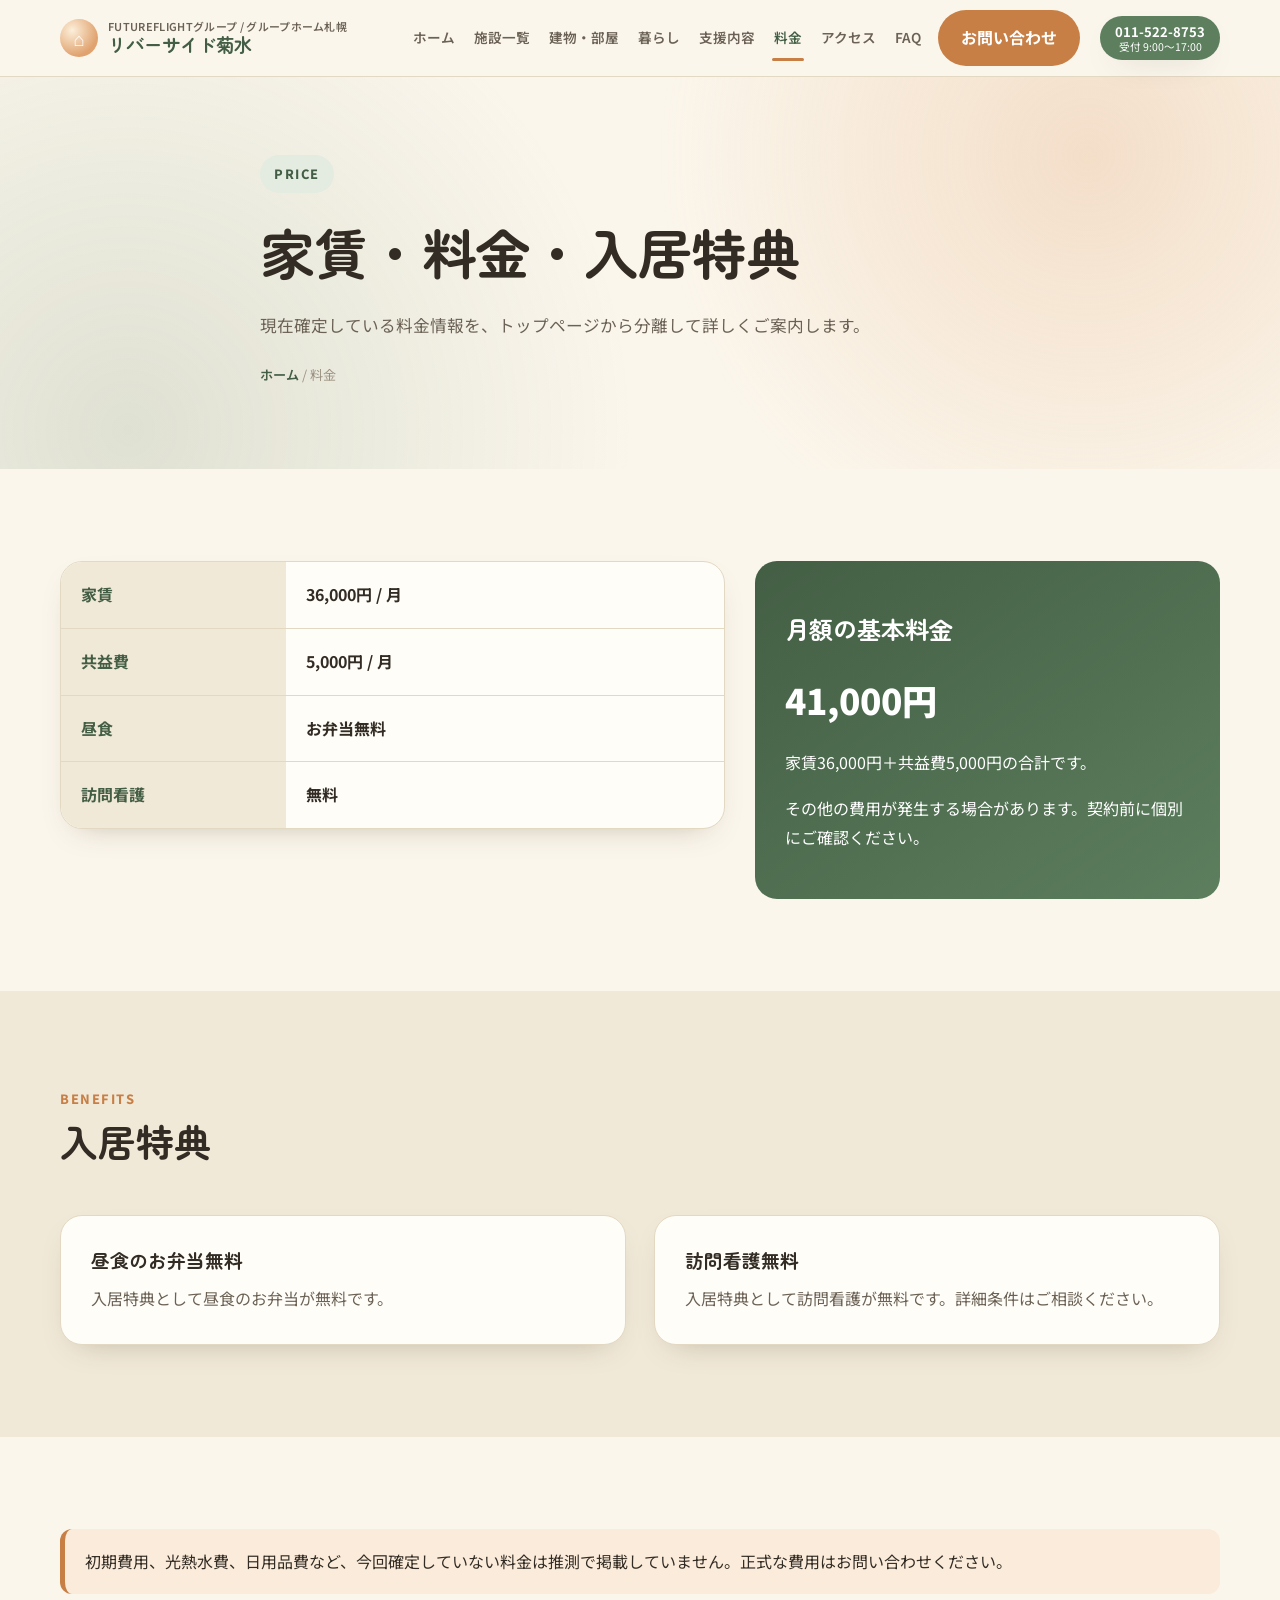
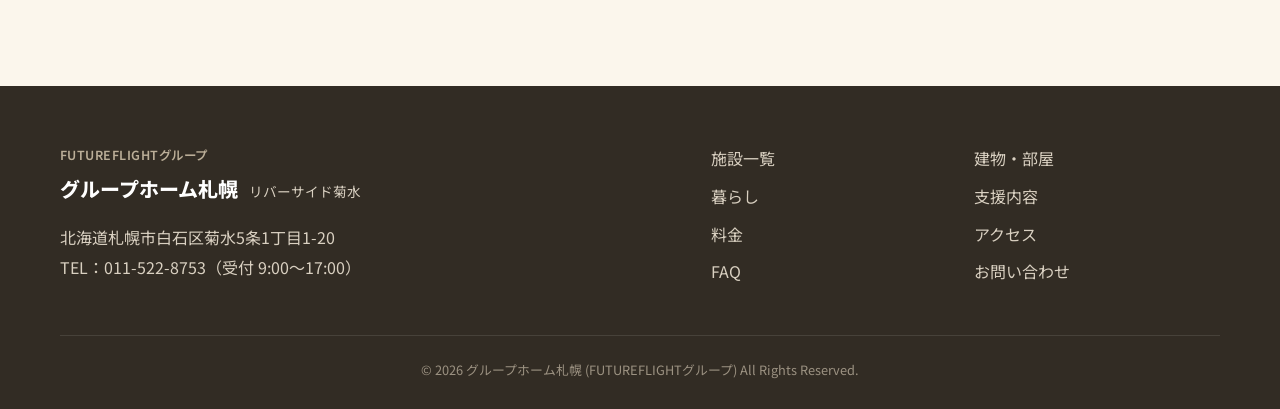
<file: price.html>
<!doctype html><html lang="ja"><head><meta charset="UTF-8"><meta name="viewport" content="width=device-width,initial-scale=1.0">
<title>料金｜グループホーム札幌</title><meta name="description" content="障がい者グループホーム「グループホーム札幌」の利用料金案内。家賃36,000円、共益費5,000円、昼食お弁当無料・訪問看護無料などの入居特典をご案内。">
<link rel="preconnect" href="https://fonts.googleapis.com"><link rel="preconnect" href="https://fonts.gstatic.com" crossorigin><link href="https://fonts.googleapis.com/css2?family=Zen+Maru+Gothic:wght@400;500;700;900&family=Noto+Sans+JP:wght@400;500;600;700&display=swap" rel="stylesheet">
<link rel="stylesheet" href="css/style.css"><script src="js/main.js" defer></script></head><body>
<a href="#main" class="skip-link">本文へスキップ</a><!-- Header：全ページ共通ナビゲーション -->
<header class="site-header"><div class="wrap header-row">
<a href="index.html" class="logo"><span class="logo-mark">⌂</span><span class="logo-text"><small class="logo-sub">FUTUREFLIGHTグループ / グループホーム札幌</small><strong class="logo-main">リバーサイド菊水</strong></span></a>
<nav class="main-nav" id="mainNav" aria-label="メインナビゲーション"><a href="index.html" class="nav-link">ホーム</a><a href="about.html" class="nav-link">施設一覧</a><a href="room.html" class="nav-link">建物・部屋</a><a href="life.html" class="nav-link">暮らし</a><a href="support.html" class="nav-link">支援内容</a><a href="price.html" class="nav-link active">料金</a><a href="access.html" class="nav-link">アクセス</a><a href="faq.html" class="nav-link">FAQ</a><a href="contact.html" class="btn btn-primary">お問い合わせ</a></nav>
<div class="header-actions"><a href="tel:0115228753" class="tel-pill"><span>011-522-8753</span><small>受付 9:00〜17:00</small></a><button class="menu-toggle" id="menuToggle" aria-label="メニューを開く" aria-expanded="false"><span></span></button></div>
</div></header><main id="main"><!-- Page Hero：下層ページの入口 -->
<section class="page-hero"><div class="wrap page-hero-inner"><span class="eyebrow">PRICE</span><h1>家賃・料金・入居特典</h1><p>現在確定している料金情報を、トップページから分離して詳しくご案内します。</p><div class="breadcrumb"><a href="index.html">ホーム</a> / 料金</div></div></section><section class="section"><div class="wrap"><div class="price-main"><div class="price-table-wrap reveal"><table class="price-table"><tbody><tr><th>家賃</th><td><strong>36,000円 / 月</strong></td></tr><tr><th>共益費</th><td><strong>5,000円 / 月</strong></td></tr><tr><th>昼食</th><td><strong>お弁当無料</strong></td></tr><tr><th>訪問看護</th><td><strong>無料</strong></td></tr></tbody></table></div><aside class="price-emphasis reveal"><h2>月額の基本料金</h2><div class="amount">41,000円</div><p>家賃36,000円＋共益費5,000円の合計です。</p><p>その他の費用が発生する場合があります。契約前に個別にご確認ください。</p></aside></div></div></section><section class="section section-alt"><div class="wrap"><div class="section-head reveal"><span class="section-tag">BENEFITS</span><h2>入居特典</h2></div><div class="grid-2"><div class="card reveal"><h3>昼食のお弁当無料</h3><p>入居特典として昼食のお弁当が無料です。</p></div><div class="card reveal"><h3>訪問看護無料</h3><p>入居特典として訪問看護が無料です。詳細条件はご相談ください。</p></div></div></div></section><section class="section"><div class="wrap"><div class="notice reveal">初期費用、光熱水費、日用品費など、今回確定していない料金は推測で掲載していません。正式な費用はお問い合わせください。</div></div></section></main><!-- Footer：全ページ共通 -->
<footer class="site-footer"><div class="wrap"><div class="footer-grid">
<div><div class="footer-group">FUTUREFLIGHTグループ</div><a href="index.html" class="footer-logo">グループホーム札幌 <span class="footer-sub">リバーサイド菊水</span></a><p>北海道札幌市白石区菊水5条1丁目1-20<br>TEL：011-522-8753（受付 9:00〜17:00）</p></div>
<nav aria-label="フッターナビゲーション"><ul class="footer-nav">
<li><a href="about.html">施設一覧</a></li><li><a href="room.html">建物・部屋</a></li><li><a href="life.html">暮らし</a></li><li><a href="support.html">支援内容</a></li><li><a href="price.html">料金</a></li><li><a href="access.html">アクセス</a></li><li><a href="faq.html">FAQ</a></li><li><a href="contact.html">お問い合わせ</a></li>
</ul></nav></div><div class="copyright">&copy; <span data-current-year></span> グループホーム札幌 (FUTUREFLIGHTグループ) All Rights Reserved.</div></div></footer></body></html>
</file>
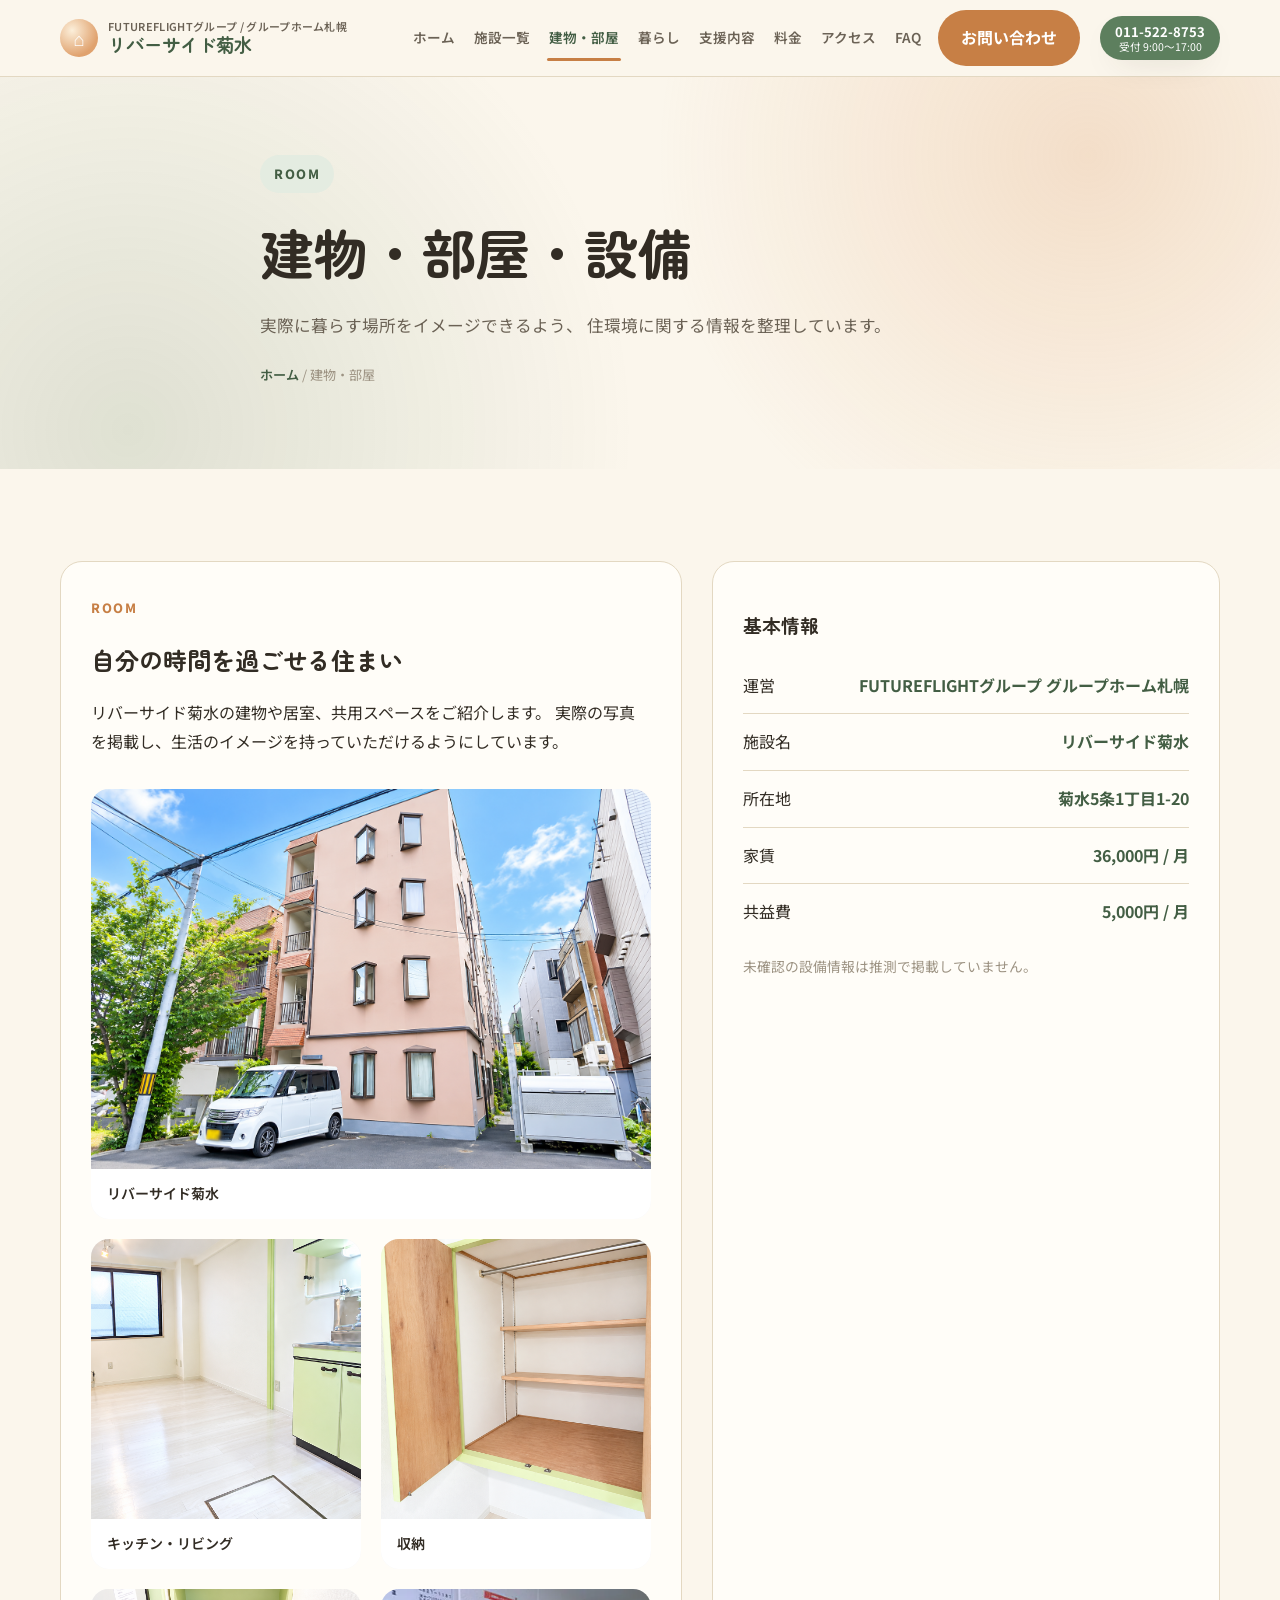
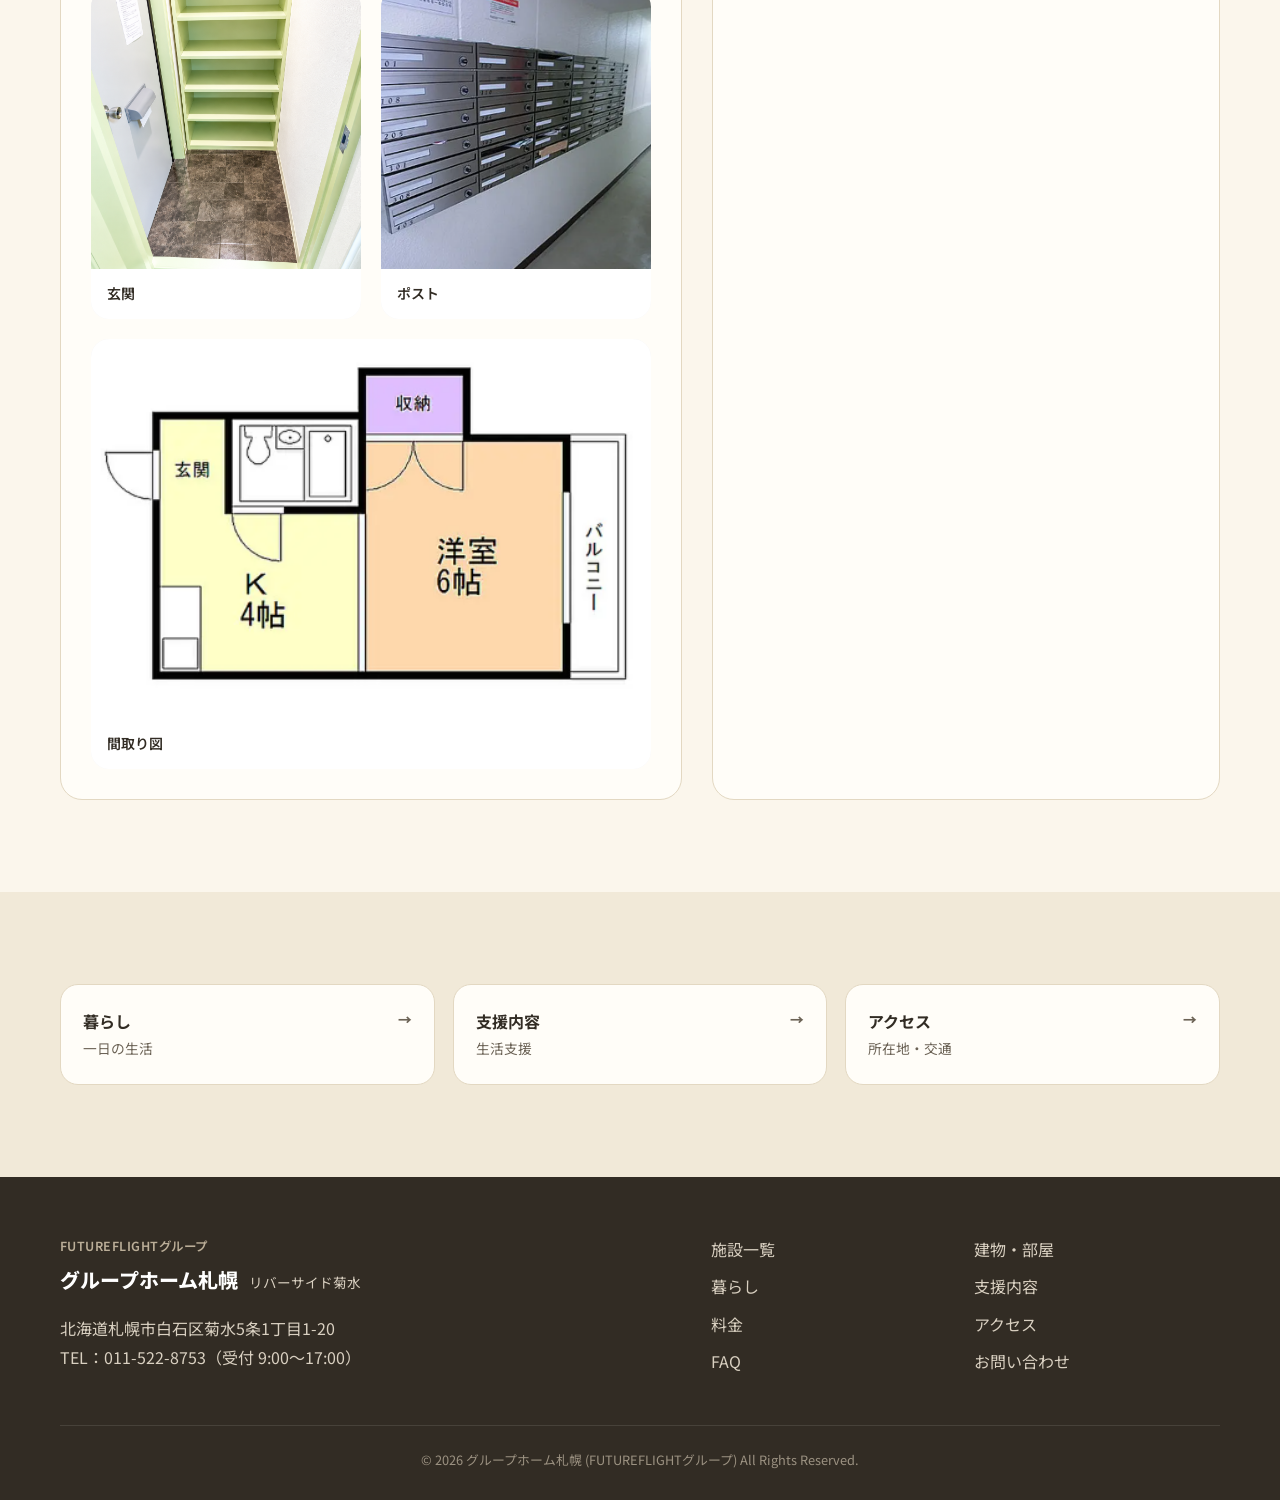
<file: room.html>
<!doctype html>
<html lang="ja">
<head>
<meta charset="UTF-8">
<meta name="viewport" content="width=device-width,initial-scale=1.0">

<title>建物・部屋（リバーサイド菊水）｜グループホーム札幌</title>
<meta name="description" content="障がい者グループホーム「グループホーム札幌」の物件「リバーサイド菊水」の建物、部屋、設備について。">

<link rel="preconnect" href="https://fonts.googleapis.com">
<link rel="preconnect" href="https://fonts.gstatic.com" crossorigin>
<link href="https://fonts.googleapis.com/css2?family=Zen+Maru+Gothic:wght@400;500;700;900&family=Noto+Sans+JP:wght@400;500;600;700&display=swap" rel="stylesheet">

<link rel="stylesheet" href="css/style.css">
<script src="js/main.js" defer></script>

<style>
.room-photo-gallery {
    display: grid;
    grid-template-columns: repeat(2, 1fr);
    gap: 20px;
    margin-top: 32px;
}

.room-photo {
    margin: 0;
    overflow: hidden;
    border-radius: 18px;
    background: #f3f3f3;
}

.room-photo img {
    display: block;
    width: 100%;
    height: 280px;
    object-fit: cover;
    transition: transform .5s ease;
}

.room-photo:hover img {
    transform: scale(1.04);
}

.room-photo figcaption {
    padding: 12px 16px;
    background: #fff;
    font-size: 14px;
    font-weight: 600;
}

.room-photo-wide {
    grid-column: 1 / -1;
}

.room-photo-wide img {
    height: 380px;
}

@media (max-width: 700px) {
    .room-photo-gallery {
        grid-template-columns: 1fr;
        gap: 16px;
    }

    .room-photo-wide {
        grid-column: auto;
    }

    .room-photo img,
    .room-photo-wide img {
        height: 240px;
    }
}
</style>

</head>

<body>

<a href="#main" class="skip-link">本文へスキップ</a>

<header class="site-header">
<div class="wrap header-row">

<a href="index.html" class="logo">
<span class="logo-mark">⌂</span>
<span class="logo-text"><small class="logo-sub">FUTUREFLIGHTグループ / グループホーム札幌</small><strong class="logo-main">リバーサイド菊水</strong></span>
</a>

<nav class="main-nav" id="mainNav" aria-label="メインナビゲーション">
<a href="index.html" class="nav-link">ホーム</a>
<a href="about.html" class="nav-link">施設一覧</a>
<a href="room.html" class="nav-link active">建物・部屋</a>
<a href="life.html" class="nav-link">暮らし</a>
<a href="support.html" class="nav-link">支援内容</a>
<a href="price.html" class="nav-link">料金</a>
<a href="access.html" class="nav-link">アクセス</a>
<a href="faq.html" class="nav-link">FAQ</a>
<a href="contact.html" class="btn btn-primary">お問い合わせ</a>
</nav>

<div class="header-actions">
<a href="tel:0115228753" class="tel-pill">
<span>011-522-8753</span>
<small>受付 9:00〜17:00</small>
</a>

<button
class="menu-toggle"
id="menuToggle"
aria-label="メニューを開く"
aria-expanded="false">
<span></span>
</button>
</div>

</div>
</header>

<main id="main">

<section class="page-hero">
<div class="wrap page-hero-inner">

<span class="eyebrow">ROOM</span>

<h1>建物・部屋・設備</h1>

<p>
実際に暮らす場所をイメージできるよう、
住環境に関する情報を整理しています。
</p>

<div class="breadcrumb">
<a href="index.html">ホーム</a> / 建物・部屋
</div>

</div>
</section>


<section class="section">

<div class="wrap">

<div class="room-layout">

<div class="room-feature reveal">

<span class="section-tag">ROOM</span>

<h2>自分の時間を過ごせる住まい</h2>

<p>
リバーサイド菊水の建物や居室、共用スペースをご紹介します。
実際の写真を掲載し、生活のイメージを持っていただけるようにしています。
</p>


<div class="room-photo-gallery">

<figure class="room-photo room-photo-wide">
<img
src="images/リバーサイド菊水_20260919.png"
alt="リバーサイド菊水の外観"
loading="lazy">
<figcaption>リバーサイド菊水</figcaption>
</figure>


<figure class="room-photo">
<img
src="images/リバーサイド菊水キッチンリビング_20260919.png"
alt="リバーサイド菊水のキッチンとリビング"
loading="lazy">
<figcaption>キッチン・リビング</figcaption>
</figure>


<figure class="room-photo">
<img
src="images/リバーサイド菊水収納_20260919.png"
alt="リバーサイド菊水の収納"
loading="lazy">
<figcaption>収納</figcaption>
</figure>


<figure class="room-photo">
<img
src="images/リバーサイド菊水玄関_20260919.png"
alt="リバーサイド菊水の玄関"
loading="lazy">
<figcaption>玄関</figcaption>
</figure>


<figure class="room-photo">
<img
src="images/リバーサイド菊水ポスト_20260919.png"
alt="リバーサイド菊水のポスト"
loading="lazy">
<figcaption>ポスト</figcaption>
</figure>


<figure class="room-photo room-photo-wide">
<img
src="images/リバーサイド菊水間取り図_20260919.png"
alt="リバーサイド菊水の間取り図"
loading="lazy">
<figcaption>間取り図</figcaption>
</figure>

</div>

</div>


<div class="room-feature reveal">

<h3>基本情報</h3>

<ul class="spec-list">

<li>
<span>運営</span>
<strong>FUTUREFLIGHTグループ グループホーム札幌</strong>
</li>

<li>
<span>施設名</span>
<strong>リバーサイド菊水</strong>
</li>

<li>
<span>所在地</span>
<strong>菊水5条1丁目1-20</strong>
</li>

<li>
<span>家賃</span>
<strong>36,000円 / 月</strong>
</li>

<li>
<span>共益費</span>
<strong>5,000円 / 月</strong>
</li>

</ul>

<p class="note">
未確認の設備情報は推測で掲載していません。
</p>

</div>

</div>

</div>

</section>


<section class="section section-alt">

<div class="wrap">

<div class="page-links">

<a class="page-link-card reveal" href="life.html">
<div>
<strong>暮らし</strong>
<span>一日の生活</span>
</div>
<span class="arrow">→</span>
</a>

<a class="page-link-card reveal" href="support.html">
<div>
<strong>支援内容</strong>
<span>生活支援</span>
</div>
<span class="arrow">→</span>
</a>

<a class="page-link-card reveal" href="access.html">
<div>
<strong>アクセス</strong>
<span>所在地・交通</span>
</div>
<span class="arrow">→</span>
</a>

</div>

</div>

</section>

</main>


<footer class="site-footer">

<div class="wrap">

<div class="footer-grid">

<div>

<div class="footer-group">FUTUREFLIGHTグループ</div>
<a href="index.html" class="footer-logo">
グループホーム札幌 <span class="footer-sub">リバーサイド菊水</span>
</a>

<p>
北海道札幌市白石区菊水5条1丁目1-20<br>
TEL：011-522-8753（受付 9:00〜17:00）
</p>

</div>


<nav aria-label="フッターナビゲーション">

<ul class="footer-nav">

<li><a href="about.html">施設一覧</a></li>
<li><a href="room.html">建物・部屋</a></li>
<li><a href="life.html">暮らし</a></li>
<li><a href="support.html">支援内容</a></li>
<li><a href="price.html">料金</a></li>
<li><a href="access.html">アクセス</a></li>
<li><a href="faq.html">FAQ</a></li>
<li><a href="contact.html">お問い合わせ</a></li>

</ul>

</nav>

</div>

<div class="copyright">
&copy; <span data-current-year></span>
グループホーム札幌 (FUTUREFLIGHTグループ) All Rights Reserved.
</div>

</div>

</footer>

</body>
</html>
</file>
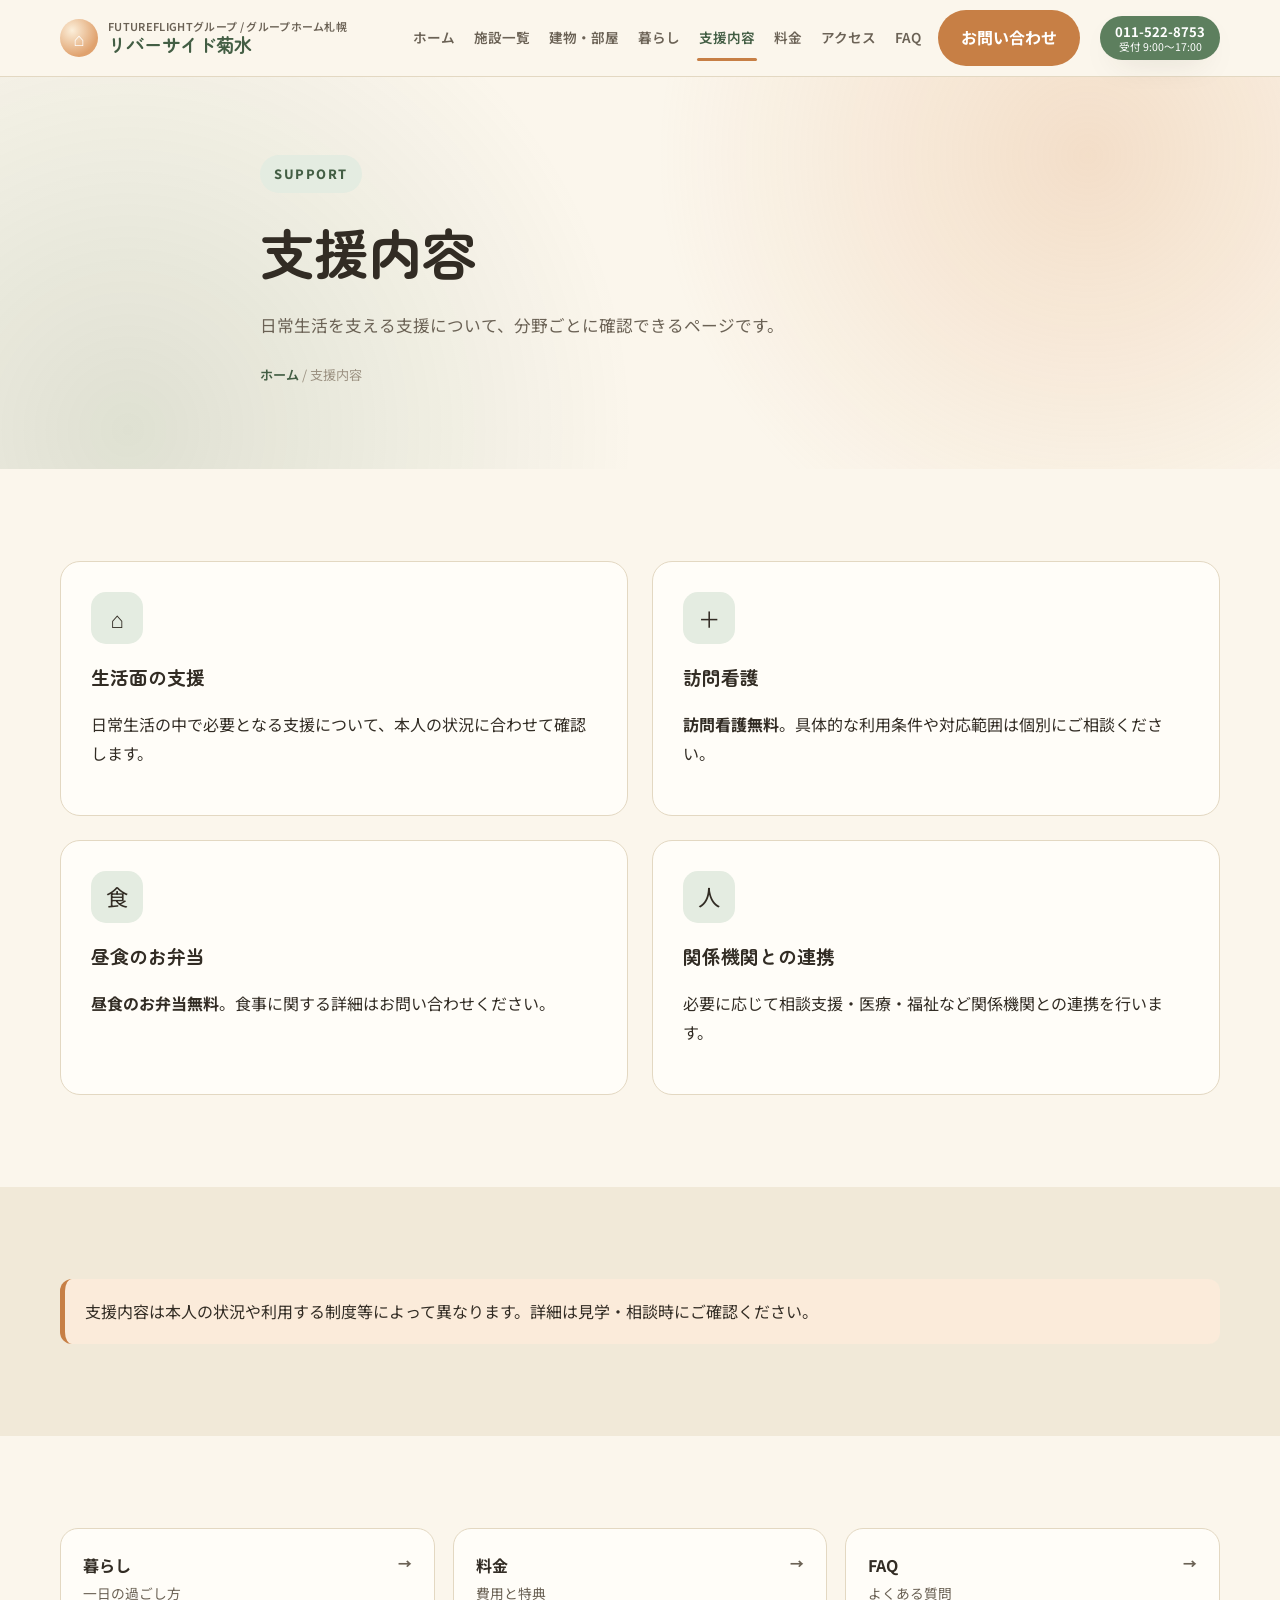
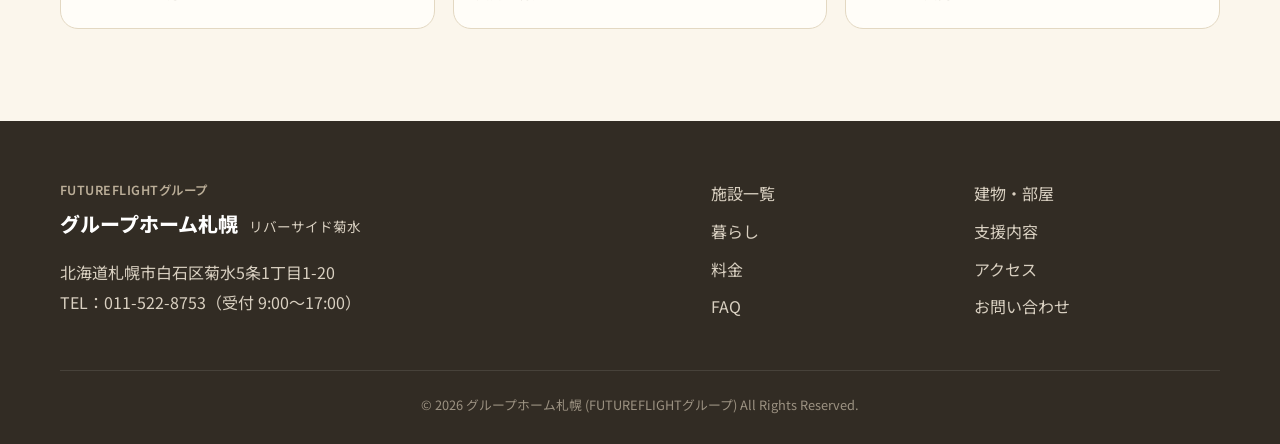
<file: support.html>
<!doctype html><html lang="ja"><head><meta charset="UTF-8"><meta name="viewport" content="width=device-width,initial-scale=1.0">
<title>支援内容｜グループホーム札幌</title><meta name="description" content="障がい者グループホーム「グループホーム札幌」の支援内容について。訪問看護無料、昼食お弁当無料、生活面の手厚い支援体制をご案内。">
<link rel="preconnect" href="https://fonts.googleapis.com"><link rel="preconnect" href="https://fonts.gstatic.com" crossorigin><link href="https://fonts.googleapis.com/css2?family=Zen+Maru+Gothic:wght@400;500;700;900&family=Noto+Sans+JP:wght@400;500;600;700&display=swap" rel="stylesheet">
<link rel="stylesheet" href="css/style.css"><script src="js/main.js" defer></script></head><body>
<a href="#main" class="skip-link">本文へスキップ</a><!-- Header：全ページ共通ナビゲーション -->
<header class="site-header"><div class="wrap header-row">
<a href="index.html" class="logo"><span class="logo-mark">⌂</span><span class="logo-text"><small class="logo-sub">FUTUREFLIGHTグループ / グループホーム札幌</small><strong class="logo-main">リバーサイド菊水</strong></span></a>
<nav class="main-nav" id="mainNav" aria-label="メインナビゲーション"><a href="index.html" class="nav-link">ホーム</a><a href="about.html" class="nav-link">施設一覧</a><a href="room.html" class="nav-link">建物・部屋</a><a href="life.html" class="nav-link">暮らし</a><a href="support.html" class="nav-link active">支援内容</a><a href="price.html" class="nav-link">料金</a><a href="access.html" class="nav-link">アクセス</a><a href="faq.html" class="nav-link">FAQ</a><a href="contact.html" class="btn btn-primary">お問い合わせ</a></nav>
<div class="header-actions"><a href="tel:0115228753" class="tel-pill"><span>011-522-8753</span><small>受付 9:00〜17:00</small></a><button class="menu-toggle" id="menuToggle" aria-label="メニューを開く" aria-expanded="false"><span></span></button></div>
</div></header><main id="main"><!-- Page Hero：下層ページの入口 -->
<section class="page-hero"><div class="wrap page-hero-inner"><span class="eyebrow">SUPPORT</span><h1>支援内容</h1><p>日常生活を支える支援について、分野ごとに確認できるページです。</p><div class="breadcrumb"><a href="index.html">ホーム</a> / 支援内容</div></div></section><section class="section"><div class="wrap"><div class="support-grid">
<article class="support-card reveal"><div class="icon">⌂</div><h3>生活面の支援</h3><p>日常生活の中で必要となる支援について、本人の状況に合わせて確認します。</p></article>
<article class="support-card reveal"><div class="icon">＋</div><h3>訪問看護</h3><p><strong>訪問看護無料</strong>。具体的な利用条件や対応範囲は個別にご相談ください。</p></article>
<article class="support-card reveal"><div class="icon">食</div><h3>昼食のお弁当</h3><p><strong>昼食のお弁当無料</strong>。食事に関する詳細はお問い合わせください。</p></article>
<article class="support-card reveal"><div class="icon">人</div><h3>関係機関との連携</h3><p>必要に応じて相談支援・医療・福祉など関係機関との連携を行います。</p></article>
</div></div></section><section class="section section-alt"><div class="wrap"><div class="notice reveal">支援内容は本人の状況や利用する制度等によって異なります。詳細は見学・相談時にご確認ください。</div></div></section><section class="section"><div class="wrap"><div class="page-links"><a class="page-link-card reveal" href="life.html"><div><strong>暮らし</strong><span>一日の過ごし方</span></div><span class="arrow">→</span></a><a class="page-link-card reveal" href="price.html"><div><strong>料金</strong><span>費用と特典</span></div><span class="arrow">→</span></a><a class="page-link-card reveal" href="faq.html"><div><strong>FAQ</strong><span>よくある質問</span></div><span class="arrow">→</span></a></div></div></section></main><!-- Footer：全ページ共通 -->
<footer class="site-footer"><div class="wrap"><div class="footer-grid">
<div><div class="footer-group">FUTUREFLIGHTグループ</div><a href="index.html" class="footer-logo">グループホーム札幌 <span class="footer-sub">リバーサイド菊水</span></a><p>北海道札幌市白石区菊水5条1丁目1-20<br>TEL：011-522-8753（受付 9:00〜17:00）</p></div>
<nav aria-label="フッターナビゲーション"><ul class="footer-nav">
<li><a href="about.html">施設一覧</a></li><li><a href="room.html">建物・部屋</a></li><li><a href="life.html">暮らし</a></li><li><a href="support.html">支援内容</a></li><li><a href="price.html">料金</a></li><li><a href="access.html">アクセス</a></li><li><a href="faq.html">FAQ</a></li><li><a href="contact.html">お問い合わせ</a></li>
</ul></nav></div><div class="copyright">&copy; <span data-current-year></span> グループホーム札幌 (FUTUREFLIGHTグループ) All Rights Reserved.</div></div></footer></body></html>
</file>
<file: css/style.css>
/* =========================================================
   共通CSS：全ページで使用
   ========================================================= */
:root{--bg:#FBF6EC;--alt:#F1E9D8;--card:#FFFDF8;--ink:#322C24;--soft:#6B6255;--faint:#9C9282;--sage:#5D7F5E;--deep:#435E44;--sage-pale:#E4ECE1;--apricot:#E0A26E;--apricot-deep:#C77F45;--apricot-pale:#FBEBDA;--line:#E3D8C2;--shadow:0 12px 32px -18px rgba(60,46,20,.35);--radius:22px}
*{box-sizing:border-box}html{scroll-behavior:smooth}body{margin:0;background:var(--bg);color:var(--ink);font-family:"Noto Sans JP","Hiragino Kaku Gothic ProN",sans-serif;line-height:1.85}h1,h2,h3{font-family:"Zen Maru Gothic","Noto Sans JP",sans-serif;line-height:1.5}a{color:inherit;text-decoration:none}img{display:block;max-width:100%;height:auto}.wrap{width:min(1160px,calc(100% - 40px));margin:auto}
.skip-link{position:absolute;left:-999px;top:0;background:var(--sage);color:#fff;padding:12px 20px;z-index:999}.skip-link:focus{left:0}
a:focus-visible,button:focus-visible{outline:3px solid var(--apricot-deep);outline-offset:3px}

/* ---------- Header：全ページ共通 ---------- */
.site-header{position:sticky;top:0;z-index:100;background:rgba(251,246,236,.95);backdrop-filter:blur(10px);border-bottom:1px solid var(--line)}
.header-row{min-height:76px;display:flex;align-items:center;gap:20px}.logo{display:flex;align-items:center;gap:10px;color:var(--deep);font-family:"Zen Maru Gothic";font-weight:700;font-size:1.15rem;white-space:nowrap}.logo-mark{width:38px;height:38px;border-radius:50%;display:grid;place-items:center;color:#fff;background:radial-gradient(circle at 32% 30%,#FCEFDA,var(--apricot) 70%);flex-shrink:0}.logo-text{display:flex;flex-direction:column;line-height:1.25}.logo-sub{font-size:.68rem;color:var(--soft);font-weight:600;letter-spacing:.03em;font-family:"Noto Sans JP",sans-serif}.logo-main{font-size:1.15rem;font-weight:700;color:var(--deep)}
.main-nav{margin-left:auto;display:flex;align-items:center;gap:15px}.nav-link{padding:6px 2px;color:var(--soft);font-size:.85rem;font-weight:600;position:relative}.nav-link:hover,.nav-link.active{color:var(--deep)}.nav-link.active:after{content:"";position:absolute;left:0;right:0;bottom:-4px;height:3px;background:var(--apricot-deep);border-radius:99px}
.header-actions{display:flex;align-items:center}.tel-pill{display:flex;flex-direction:column;align-items:center;background:var(--sage);color:#fff;padding:7px 15px;border-radius:999px;font-weight:700;font-size:.82rem;line-height:1.3;box-shadow:var(--shadow)}.tel-pill small{font-size:.66rem;font-weight:400}.menu-toggle{display:none;width:44px;height:44px;border:1px solid var(--line);border-radius:12px;background:var(--card)}.menu-toggle span,.menu-toggle span:before,.menu-toggle span:after{content:"";display:block;width:22px;height:2px;background:var(--ink);position:relative;margin:auto}.menu-toggle span:before{position:absolute;top:-7px}.menu-toggle span:after{position:absolute;top:7px}

/* ---------- Buttons / Hero ---------- */
.btn{display:inline-flex;align-items:center;justify-content:center;min-height:48px;padding:12px 22px;border-radius:999px;border:1px solid transparent;font-weight:700;cursor:pointer}.btn-primary{background:var(--apricot-deep);color:#fff}.btn-secondary{border-color:var(--sage);color:var(--deep)}.btn-sage{background:var(--sage);color:#fff}.btn-white{background:#fff;color:var(--deep)}.btn-block{width:100%}
.page-hero{position:relative;overflow:hidden;padding:78px 0 82px;background:radial-gradient(circle at 85% 20%,rgba(224,162,110,.28),transparent 38%),radial-gradient(circle at 10% 90%,rgba(93,127,94,.18),transparent 42%),var(--bg)}.page-hero-inner{position:relative;z-index:1;max-width:760px}.eyebrow,.section-tag{display:inline-block;font-size:.8rem;font-weight:800;letter-spacing:.12em;color:var(--apricot-deep)}.eyebrow{background:var(--sage-pale);color:var(--deep);padding:7px 14px;border-radius:999px;margin-bottom:18px}.page-hero h1{margin:0;font-size:clamp(2rem,5vw,3.4rem)}.page-hero p{max-width:680px;margin:18px 0 0;color:var(--soft);font-size:1.04rem}.breadcrumb{margin-top:22px;font-size:.82rem;color:var(--faint)}.breadcrumb a{color:var(--deep);font-weight:600}

/* ---------- 共通セクション / カード ---------- */
.section{padding:92px 0}.section-alt{background:var(--alt)}.section-head{max-width:700px;margin-bottom:46px}.section-head h2{margin:0;font-size:clamp(1.7rem,3.2vw,2.35rem)}.section-head p{margin:14px 0 0;color:var(--soft)}
.grid-2{display:grid;grid-template-columns:repeat(2,1fr);gap:28px}.grid-3{display:grid;grid-template-columns:repeat(3,1fr);gap:24px}.grid-4{display:grid;grid-template-columns:repeat(4,1fr);gap:20px}.card,.quick-card{background:var(--card);border:1px solid var(--line);border-radius:var(--radius);padding:30px;box-shadow:var(--shadow)}.card h3,.quick-card h3{margin:0 0 10px}.card p,.quick-card p{margin:0;color:var(--soft)}.quick-card{display:block}.quick-card .num{color:var(--apricot-deep);font-weight:800;font-size:.78rem}.notice{padding:18px 20px;border-left:5px solid var(--apricot-deep);background:var(--apricot-pale);border-radius:12px}.note{font-size:.86rem;color:var(--faint)}
.page-links{display:grid;grid-template-columns:repeat(3,1fr);gap:18px}.page-link-card{display:flex;justify-content:space-between;gap:15px;padding:22px;border:1px solid var(--line);border-radius:18px;background:var(--card)}.page-link-card span{display:block;color:var(--soft);font-size:.86rem}.arrow{color:var(--apricot-deep);font-weight:900}

/* ---------- トップページ ---------- */
.home-hero{min-height:680px;display:grid;align-items:center;position:relative;overflow:hidden;background:radial-gradient(circle at 78% 22%,rgba(224,162,110,.34),transparent 38%),radial-gradient(circle at 12% 80%,rgba(93,127,94,.2),transparent 42%),var(--bg)}.hero-content{max-width:760px}.home-hero h1{margin:0;font-size:clamp(2.4rem,6vw,4.4rem)}.home-hero h1 em{font-style:normal;color:var(--deep)}.lead{max-width:650px;margin:24px 0 0;color:var(--soft);font-size:1.1rem}.hero-price{display:flex;flex-wrap:wrap;gap:12px;margin-top:28px}.hero-price span{background:rgba(255,255,255,.82);border:1px solid var(--line);border-radius:14px;padding:9px 14px;font-weight:700;color:var(--deep)}

/* ---------- 施設紹介 / 部屋 / 暮らし / 支援 ---------- */
.about-intro{display:grid;grid-template-columns:1.05fr .95fr;gap:42px;align-items:center}.quote-box{padding:32px;border-radius:var(--radius);background:var(--sage);color:#fff}.quote-box h2{color:#fff}.room-layout,.access-layout,.contact-grid{display:grid;grid-template-columns:1.1fr .9fr;gap:30px}.room-feature{padding:30px;border-radius:var(--radius);background:var(--card);border:1px solid var(--line)}.photo-placeholder{min-height:260px;display:grid;place-items:center;text-align:center;background:linear-gradient(145deg,var(--sage-pale),var(--apricot-pale));border:1px dashed #BBAE98;border-radius:var(--radius);padding:25px}.spec-list{list-style:none;padding:0;margin:0}.spec-list li{display:flex;justify-content:space-between;gap:20px;padding:13px 0;border-bottom:1px solid var(--line)}.spec-list li:last-child{border:0}.spec-list strong{color:var(--deep)}
.facility-grid{display:grid;grid-template-columns:repeat(2,1fr);gap:28px;margin-top:32px}.facility-card{background:var(--card);border:1px solid var(--line);border-radius:var(--radius);overflow:hidden;box-shadow:var(--shadow);display:flex;flex-direction:column}.facility-thumb{position:relative;height:240px;overflow:hidden;background:var(--alt)}.facility-thumb img{width:100%;height:100%;object-fit:cover;transition:transform .4s ease}.facility-card:hover .facility-thumb img{transform:scale(1.04)}.facility-badge{position:absolute;top:16px;left:16px;background:var(--apricot-deep);color:#fff;font-size:.78rem;font-weight:700;padding:5px 12px;border-radius:999px;letter-spacing:.04em}.facility-body{padding:26px;display:flex;flex-direction:column;flex-grow:1}.facility-title{margin:0 0 10px;font-size:1.4rem;color:var(--deep);display:flex;align-items:baseline;justify-content:space-between;flex-wrap:wrap;gap:8px}.facility-desc{color:var(--soft);font-size:.92rem;margin:0 0 18px;line-height:1.6}.facility-specs{list-style:none;padding:0;margin:0 0 22px;border-top:1px solid var(--line);border-bottom:1px solid var(--line)}.facility-specs li{display:flex;justify-content:space-between;padding:10px 0;font-size:.88rem;border-bottom:1px dashed var(--line)}.facility-specs li:last-child{border-bottom:0}.facility-specs strong{color:var(--deep)}.facility-card.is-coming{border:2px dashed var(--line);background:linear-gradient(135deg,rgba(255,255,255,.5),var(--alt));display:grid;place-items:center;text-align:center;padding:48px 30px;min-height:360px}.facility-card.is-coming .coming-badge{display:inline-block;background:var(--sage);color:#fff;font-size:.82rem;font-weight:700;padding:6px 14px;border-radius:999px;margin-bottom:16px}.facility-card.is-coming h3{font-size:1.35rem;margin:0 0 12px;color:var(--deep)}.facility-card.is-coming p{color:var(--soft);font-size:.92rem;max-width:320px;margin:0}
.life-timeline{display:grid;gap:18px}.life-step{display:grid;grid-template-columns:100px 1fr;gap:20px;padding:24px;border-radius:18px;background:var(--card);border:1px solid var(--line)}.life-time{font-weight:900;color:var(--apricot-deep)}.life-step h3{margin:0 0 6px}.life-step p{margin:0;color:var(--soft)}
.support-grid{display:grid;grid-template-columns:repeat(2,1fr);gap:24px}.support-card{padding:30px;border-radius:20px;background:var(--card);border:1px solid var(--line)}.support-card .icon{width:52px;height:52px;border-radius:15px;display:grid;place-items:center;background:var(--sage-pale);font-size:1.4rem;margin-bottom:18px}

/* ---------- 料金 ---------- */
.price-main{display:grid;grid-template-columns:1fr .7fr;gap:30px;align-items:start}.price-table-wrap{overflow:hidden;border-radius:var(--radius);border:1px solid var(--line);background:var(--card);box-shadow:var(--shadow)}.price-table{width:100%;border-collapse:collapse}.price-table th,.price-table td{padding:18px 20px;border-bottom:1px solid var(--line);text-align:left;vertical-align:top}.price-table th{width:34%;background:var(--alt);color:var(--deep)}.price-table tr:last-child th,.price-table tr:last-child td{border-bottom:0}.price-emphasis{padding:30px;border-radius:var(--radius);background:linear-gradient(145deg,var(--deep),var(--sage));color:#fff}.price-emphasis h2{color:#fff}.price-emphasis .amount{font-size:2.2rem;font-weight:900}

/* ---------- アクセス / FAQ / お問い合わせ ---------- */
.map-box{min-height:430px;border-radius:var(--radius);background:linear-gradient(90deg,rgba(93,127,94,.12) 1px,transparent 1px) 0 0/40px 40px,linear-gradient(rgba(93,127,94,.12) 1px,transparent 1px) 0 0/40px 40px,var(--card);border:1px solid var(--line);display:grid;place-items:center;text-align:center;padding:30px}.map-box strong{font-size:1.25rem;color:var(--deep)}.map-box span{display:block;color:var(--soft);margin-top:8px}
.faq-list{display:grid;gap:14px;max-width:900px}.faq-item{border:1px solid var(--line);border-radius:16px;background:var(--card);overflow:hidden}.faq-question{width:100%;display:flex;justify-content:space-between;gap:20px;border:0;background:transparent;text-align:left;padding:21px 24px;cursor:pointer;font-weight:800;color:var(--ink)}.faq-question:after{content:"＋";color:var(--apricot-deep);font-size:1.3rem}.faq-item.open .faq-question:after{content:"−"}.faq-answer{display:none;padding:0 24px 22px;color:var(--soft);border-top:1px dashed var(--line)}.faq-item.open .faq-answer{display:block}
.contact-panel{padding:30px;border-radius:var(--radius);background:var(--deep);color:#fff}.contact-panel h2{color:#fff}.contact-detail{padding:12px 0;border-bottom:1px solid rgba(255,255,255,.18)}.contact-detail strong{display:block;font-size:.8rem;opacity:.75}.contact-form{padding:32px;border-radius:var(--radius);background:var(--card);border:1px solid var(--line);box-shadow:var(--shadow)}.form-row{display:grid;grid-template-columns:1fr 1fr;gap:18px}.form-group{margin-bottom:18px}.form-group label{display:block;font-weight:700;margin-bottom:7px}.form-group input,.form-group textarea{width:100%;border:1px solid var(--line);border-radius:12px;background:#fff;padding:12px 14px}.form-group textarea{min-height:180px}.form-note{font-size:.8rem;color:var(--faint)}

/* ---------- CTA / Footer ---------- */
.cta{padding:55px 30px;text-align:center;border-radius:var(--radius);background:linear-gradient(135deg,var(--deep),var(--sage));color:#fff;box-shadow:var(--shadow)}.cta h2{color:#fff}.cta p{max-width:650px;margin:0 auto 25px;color:rgba(255,255,255,.9)}.cta-buttons{display:flex;justify-content:center;gap:12px;flex-wrap:wrap}
.site-footer{padding:58px 0 28px;background:var(--ink);color:#D9D0C1}.footer-grid{display:grid;grid-template-columns:1.2fr 1fr;gap:40px;padding-bottom:36px}.footer-group{font-size:.78rem;color:#bbae98;margin-bottom:3px;font-weight:600;letter-spacing:.04em}.footer-logo{color:#fff;font-size:1.25rem;font-weight:800}.footer-sub{font-size:.85rem;color:#D9D0C1;margin-left:6px;font-weight:400}.footer-nav{display:grid;grid-template-columns:repeat(2,1fr);gap:8px 18px;list-style:none;padding:0;margin:0}.copyright{border-top:1px solid rgba(255,255,255,.1);padding-top:22px;text-align:center;font-size:.8rem;color:var(--faint)}
.reveal{opacity:0;transform:translateY(18px);transition:opacity .65s ease,transform .65s ease}.reveal.is-visible{opacity:1;transform:none}

@media(max-width:900px){.main-nav{position:fixed;right:-100%;top:0;width:min(330px,86vw);height:100vh;padding:90px 28px 30px;flex-direction:column;align-items:stretch;background:var(--card);box-shadow:-12px 0 30px rgba(0,0,0,.12);transition:right .25s ease;overflow:auto}.main-nav.open{right:0}.nav-link{padding:11px 4px;font-size:1rem}.header-actions .tel-pill{display:none}.menu-toggle{display:block;margin-left:10px}.grid-3,.grid-4{grid-template-columns:repeat(2,1fr)}.about-intro,.room-layout,.price-main,.access-layout,.contact-grid{grid-template-columns:1fr}.support-grid{grid-template-columns:1fr 1fr}}
@media(max-width:600px){.wrap{width:calc(100% - 32px)}.section{padding:64px 0}.page-hero{padding:58px 0 64px}.home-hero{min-height:620px}.home-hero h1{font-size:clamp(2.1rem,11vw,3.2rem)}.logo-sub{font-size:.6rem}.logo-main{font-size:1.02rem}.grid-2,.grid-3,.grid-4,.support-grid,.page-links,.facility-grid{grid-template-columns:1fr}.form-row{grid-template-columns:1fr}.life-step{grid-template-columns:1fr;gap:6px}.price-table th,.price-table td{display:block;width:100%}.price-table th{padding-bottom:8px;border-bottom:0}.price-table td{padding-top:6px}.footer-grid{grid-template-columns:1fr}.hero-price{display:grid}}
@media(prefers-reduced-motion:reduce){html{scroll-behavior:auto}.reveal{opacity:1;transform:none;transition:none}}
</file>
